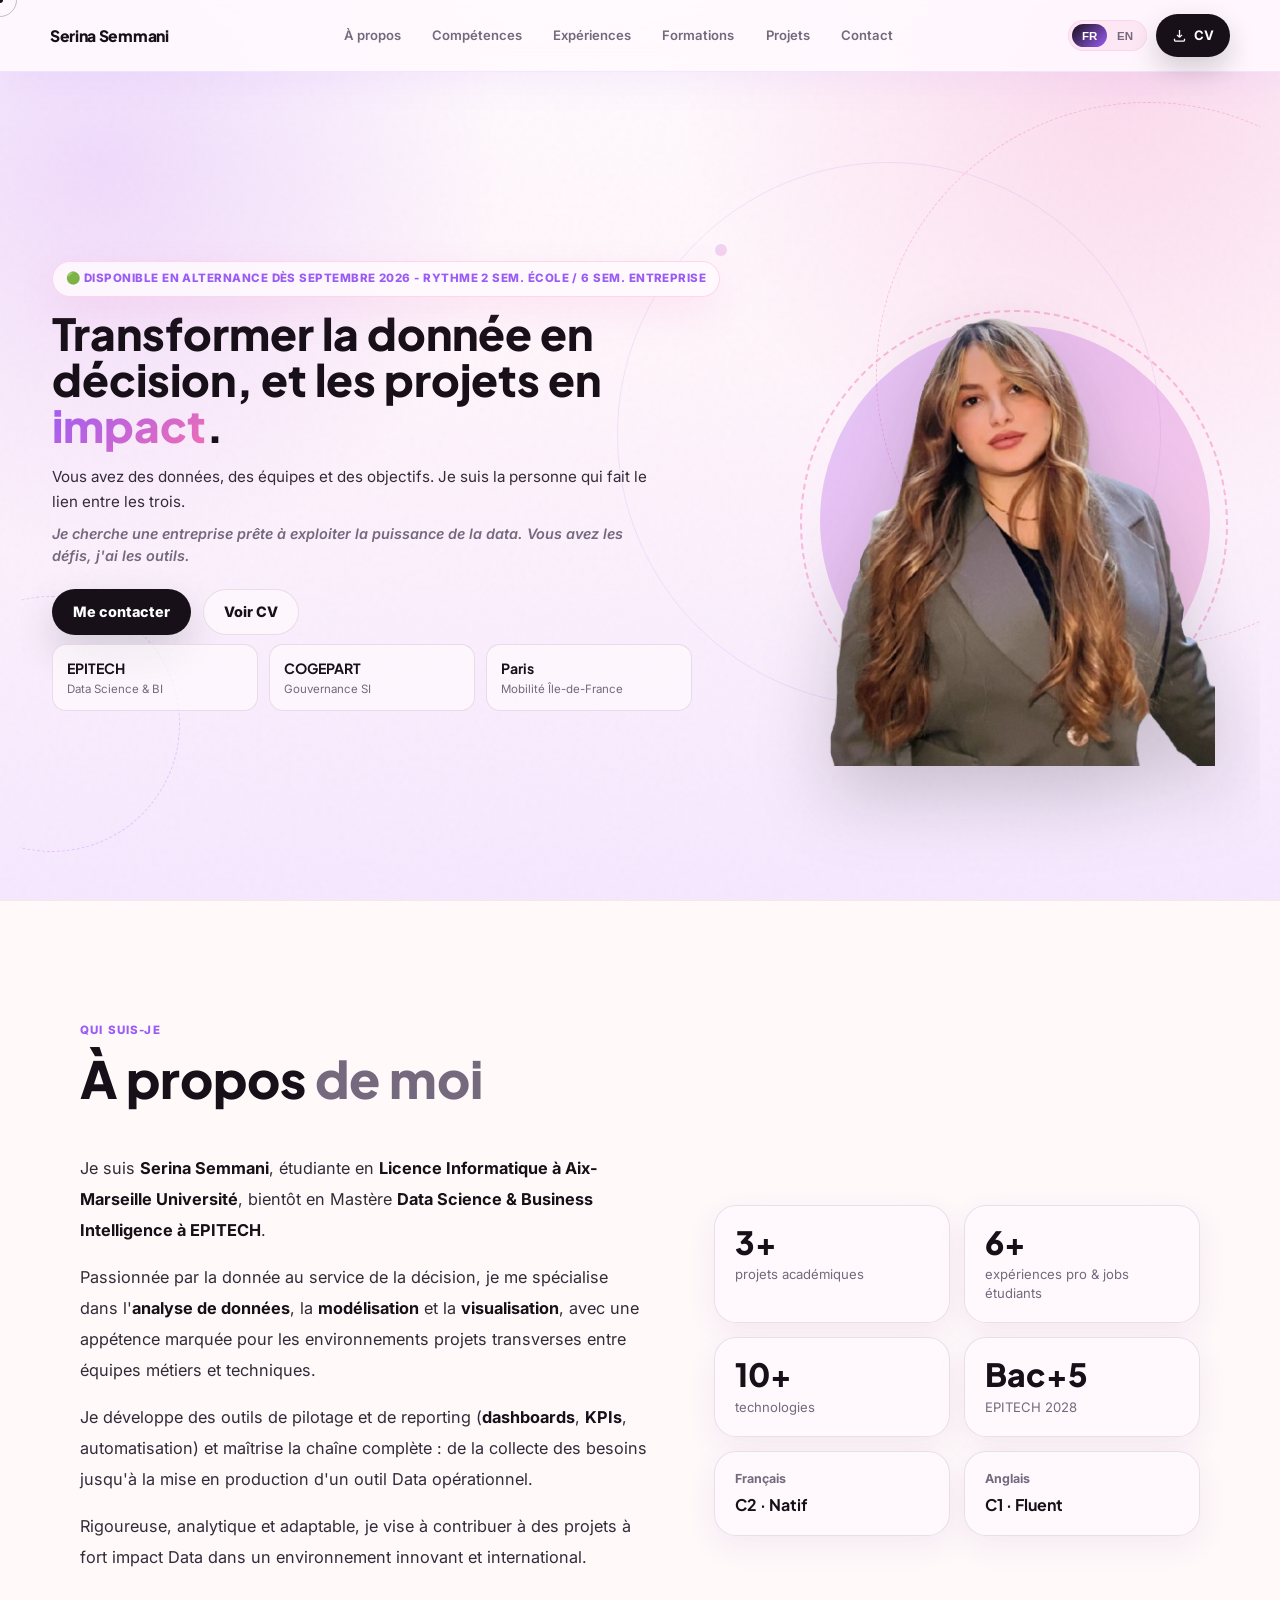
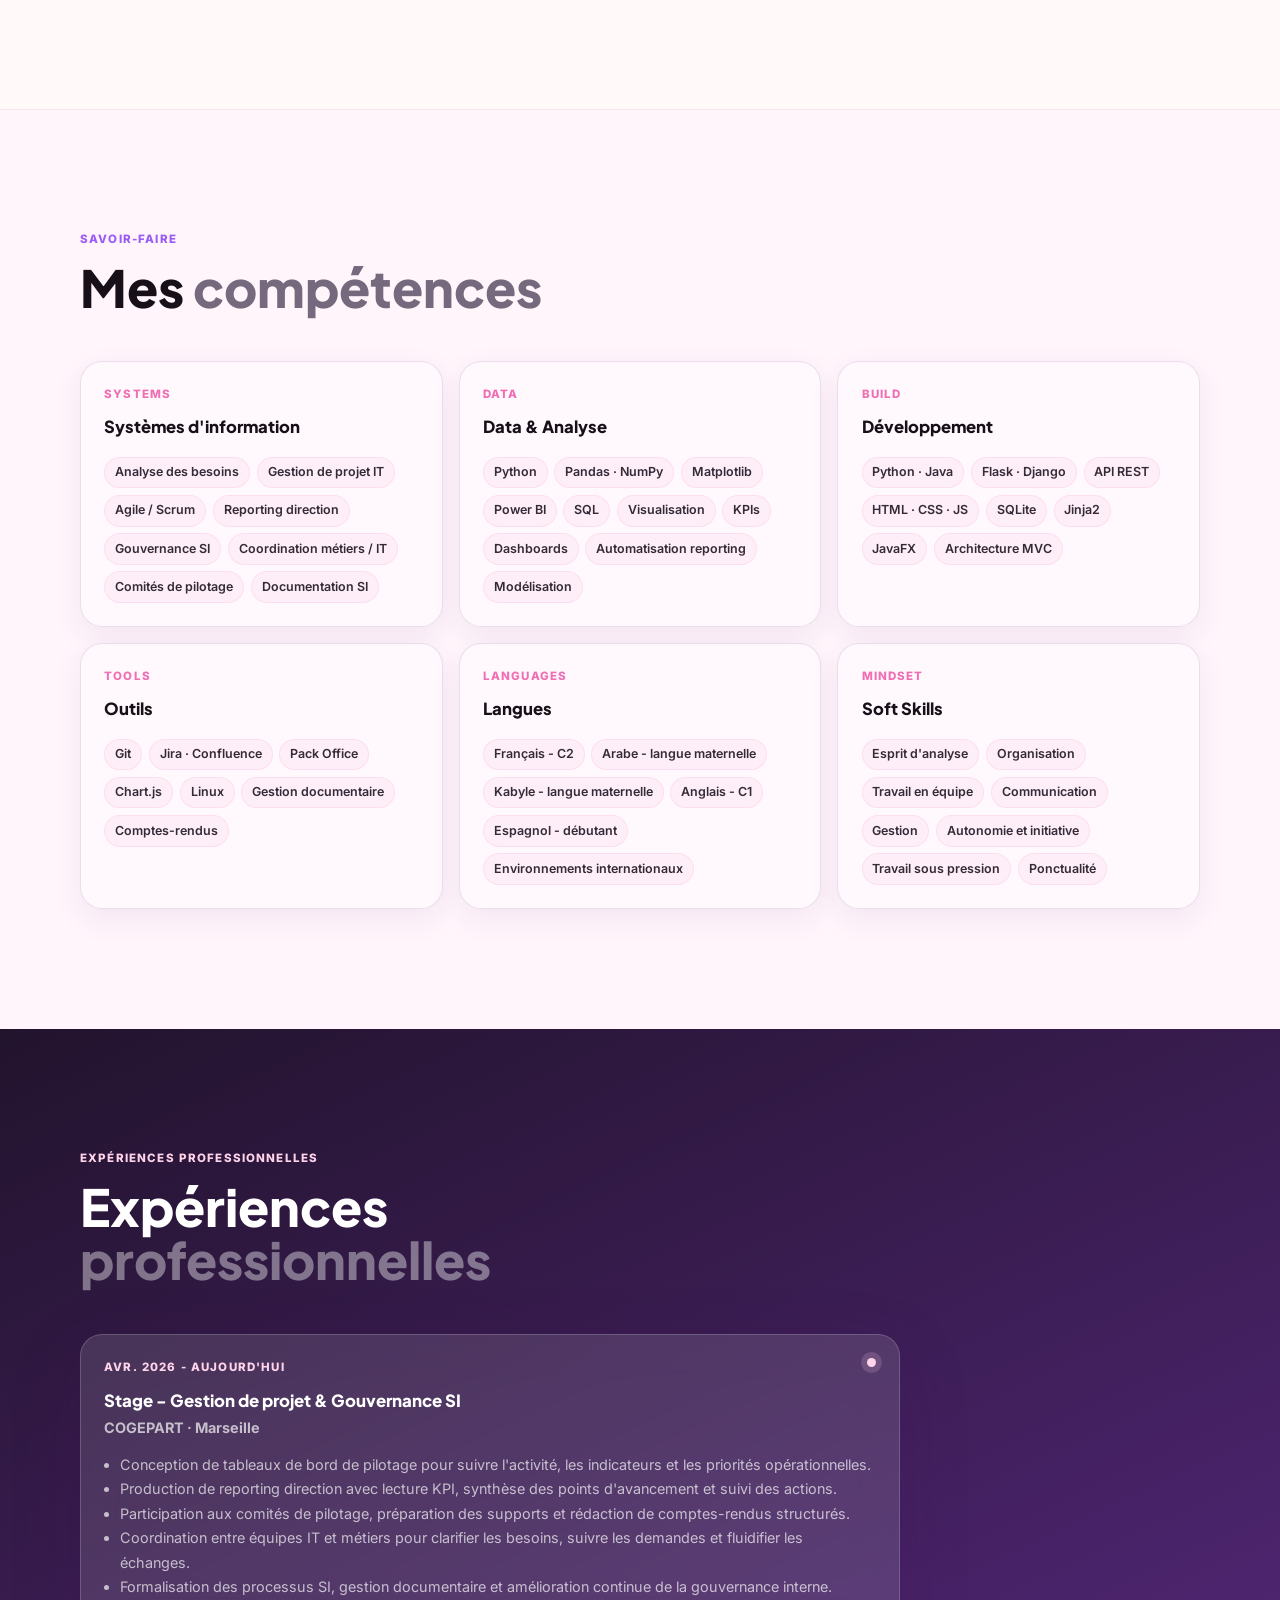
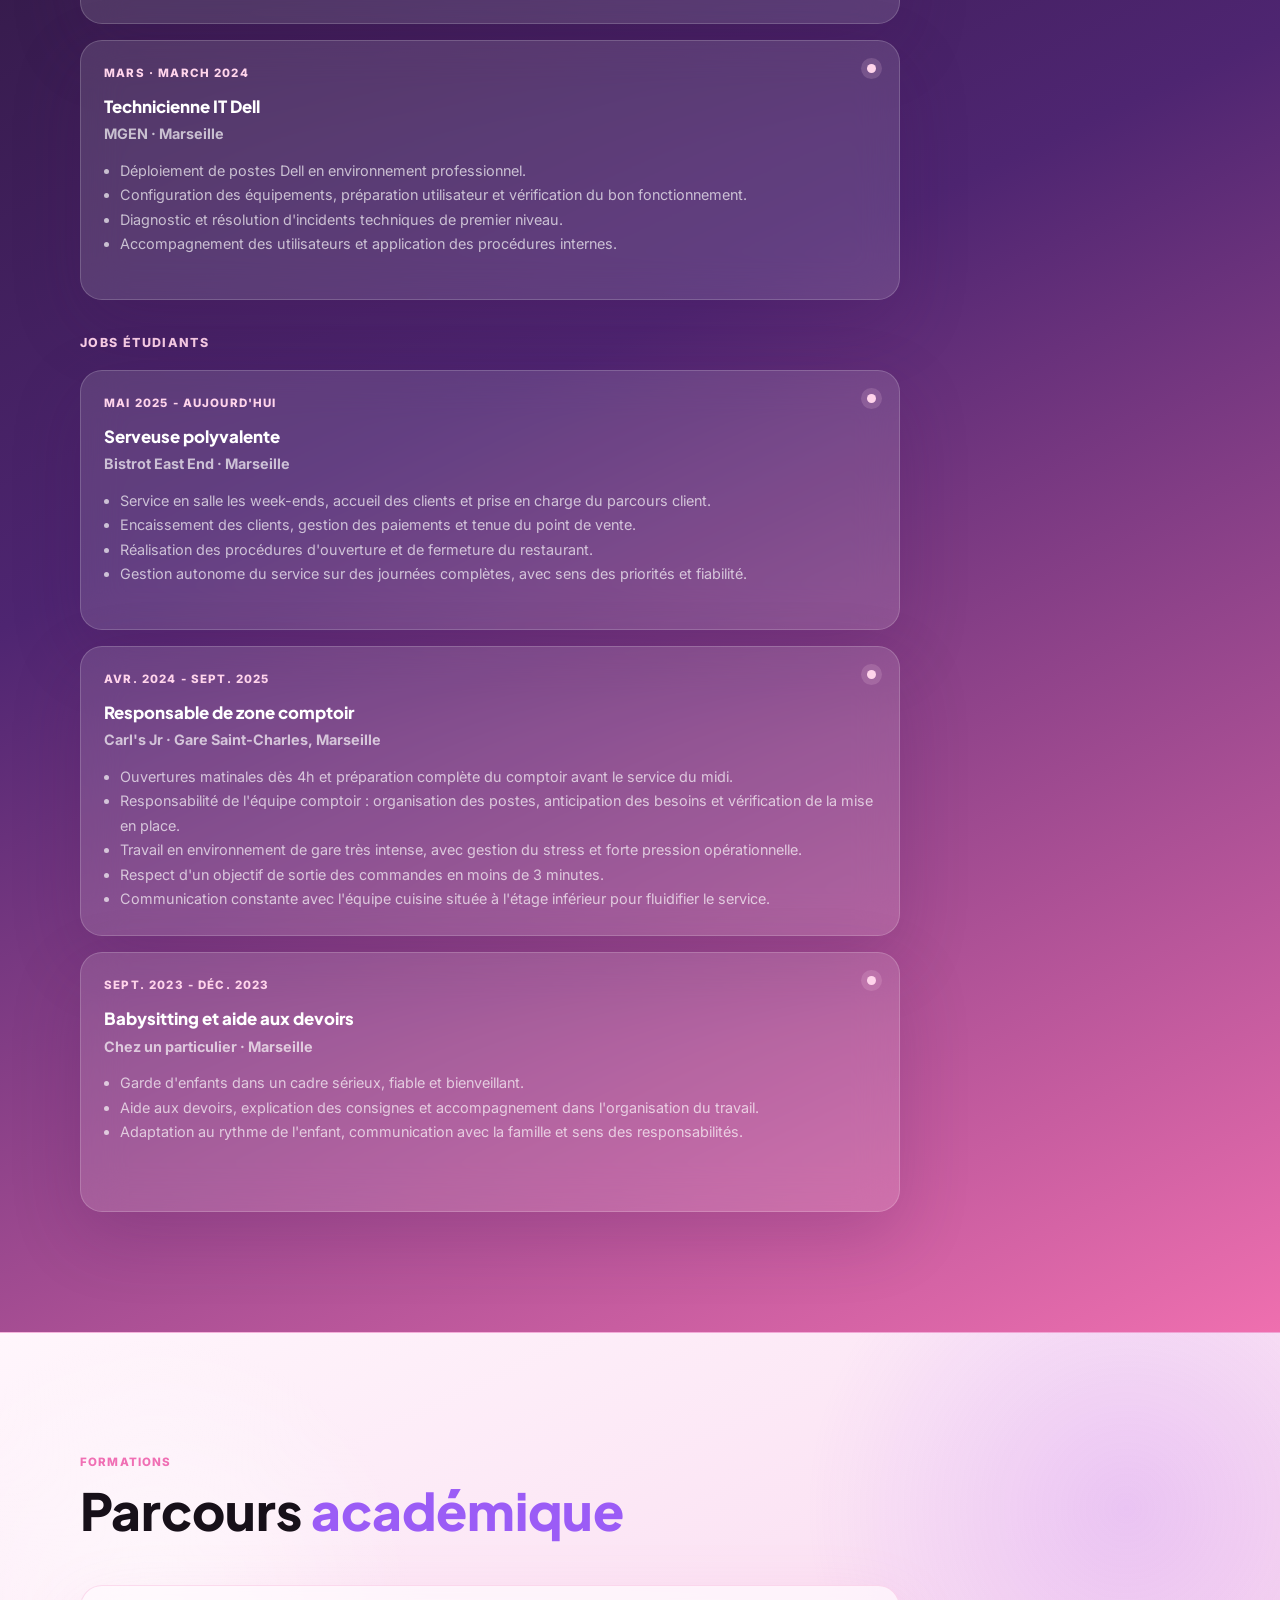
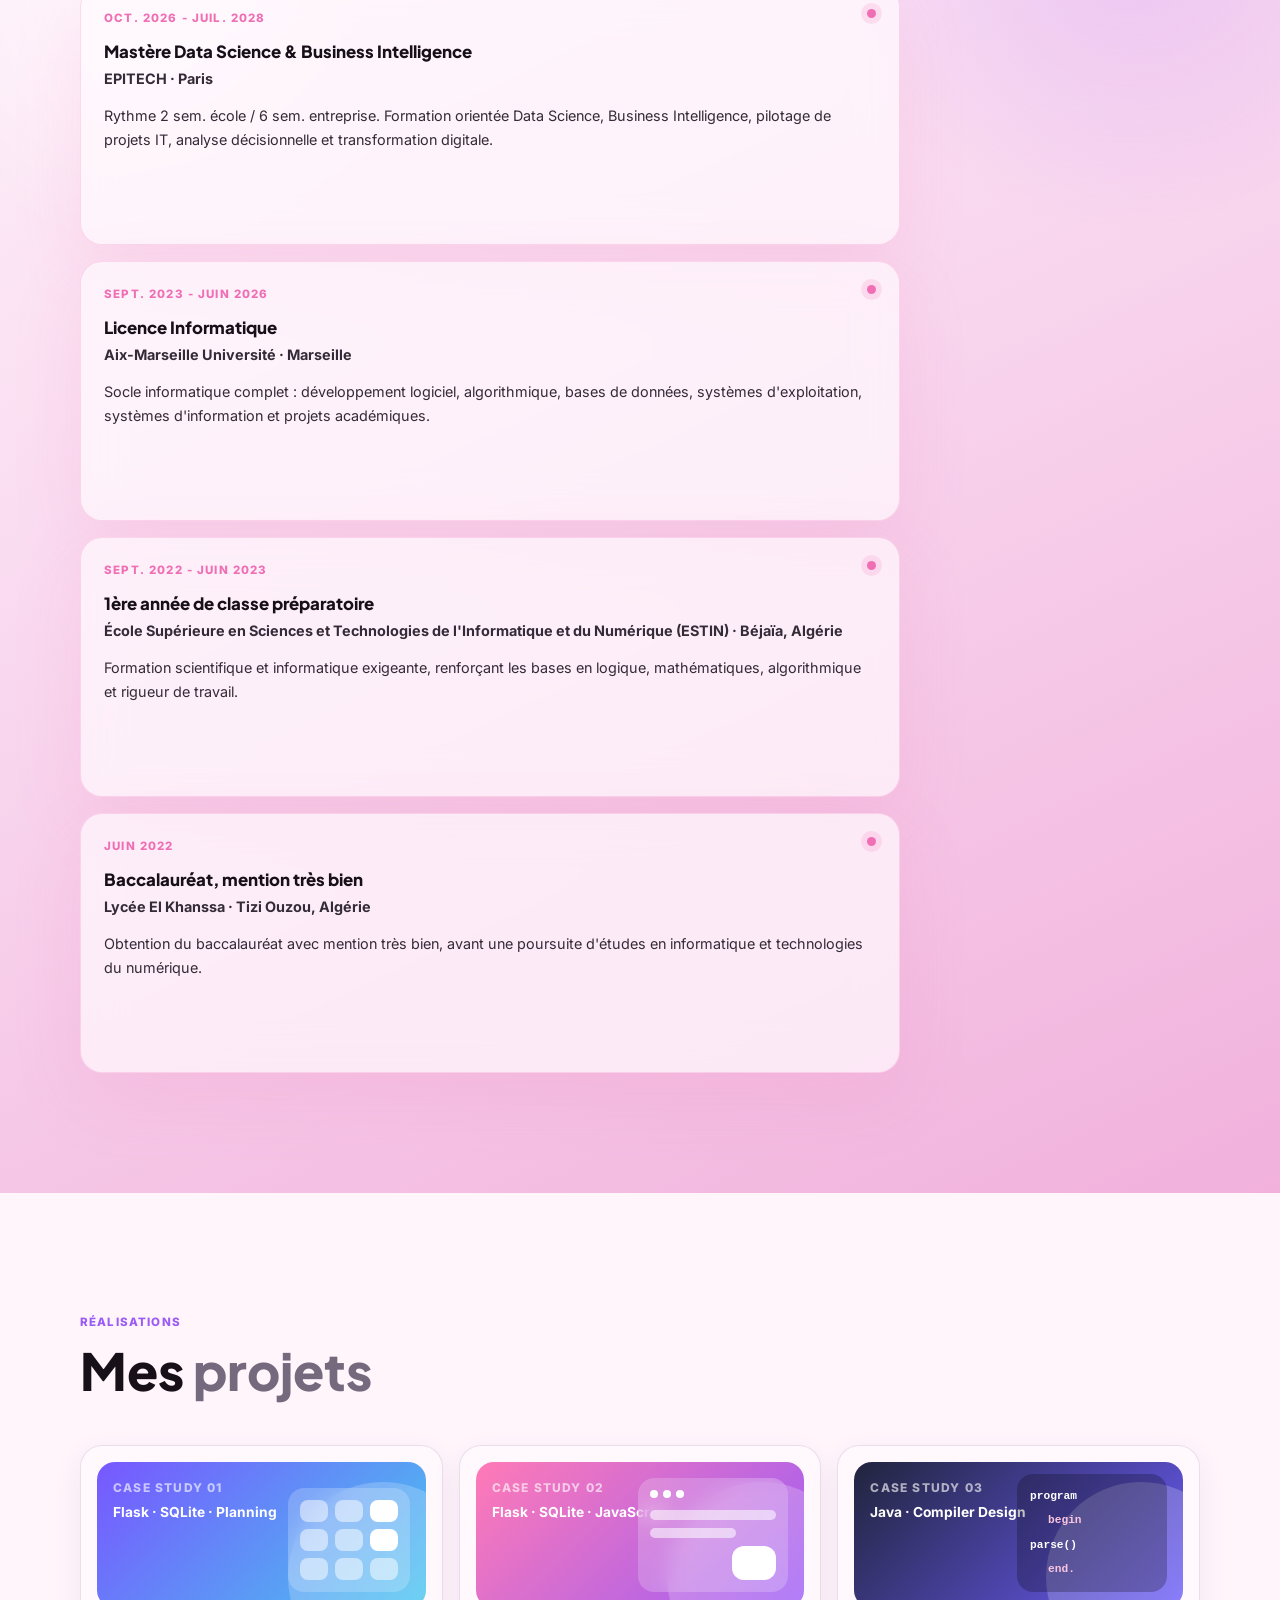
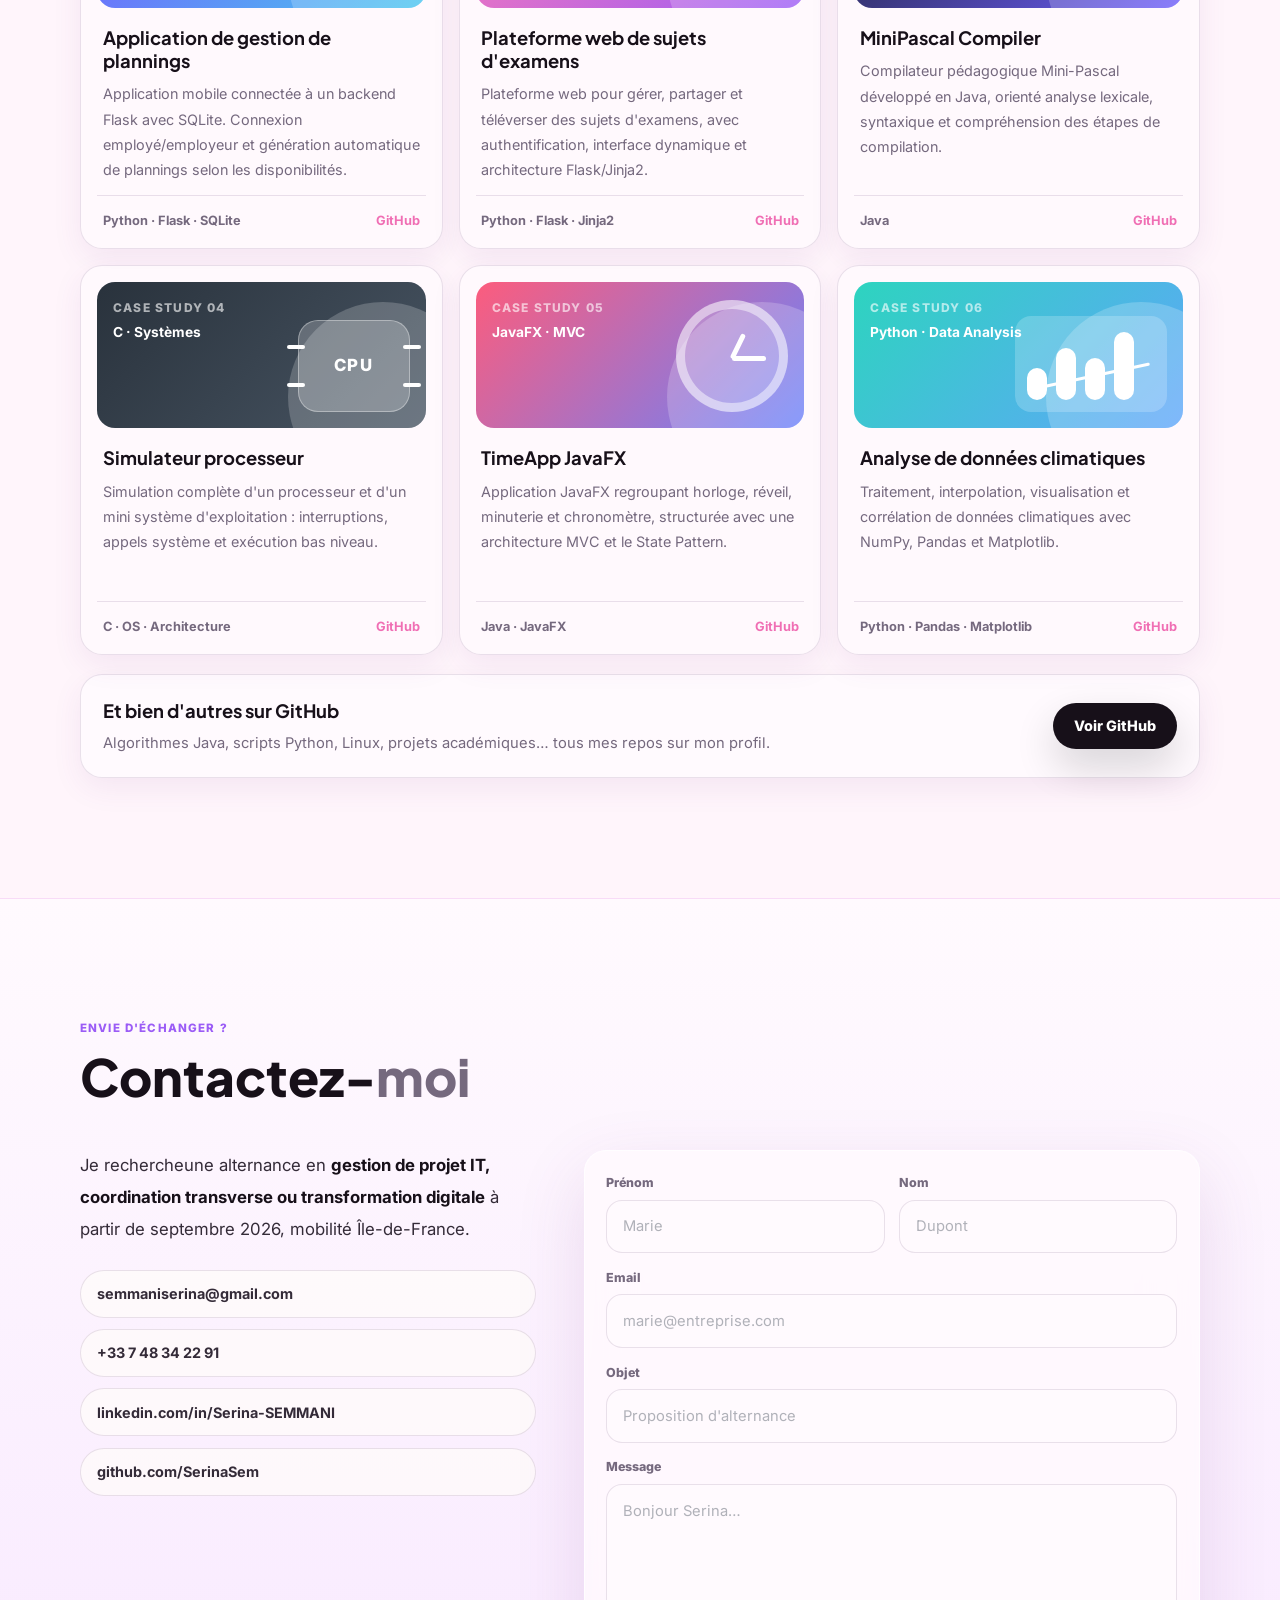
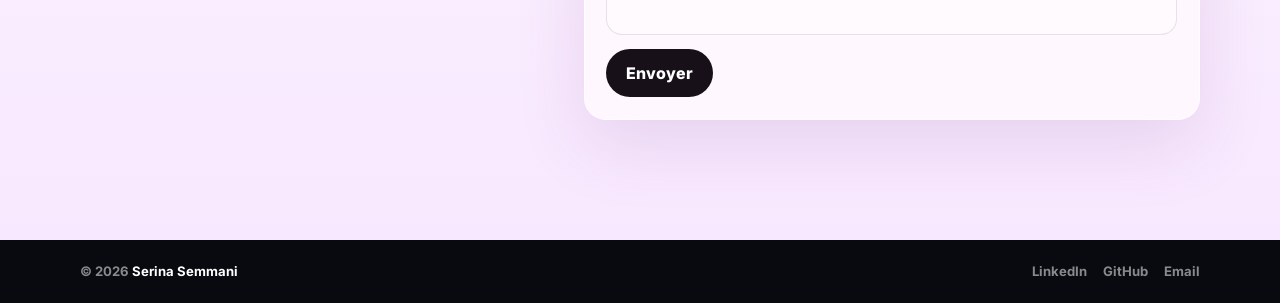
<file: index.html>
<!DOCTYPE html>
<html lang="fr">
<head>
<meta charset="UTF-8"/>
<meta name="viewport" content="width=device-width, initial-scale=1.0"/>
<meta name="description" content="Portfolio de Serina Semmani, future cheffe de projet IT orientée Data Science, BI, PMO et transformation digitale."/>
<title>Serina Semmani - Portfolio</title>
<link rel="preconnect" href="https://fonts.googleapis.com"/>
<link rel="preconnect" href="https://fonts.gstatic.com" crossorigin/>
<link href="https://fonts.googleapis.com/css2?family=Inter:wght@400;500;600;700;800&family=Plus+Jakarta+Sans:wght@500;600;700;800&display=swap" rel="stylesheet"/>
<link rel="stylesheet" href="Home.css"/>
</head>
<body>

<div class="noise" aria-hidden="true"></div>
<div class="cursor-dot" id="cur" aria-hidden="true"></div>
<div class="cursor-ring" id="curR" aria-hidden="true"></div>

<nav class="site-nav" aria-label="Navigation principale">
  <a href="#hero" class="nav-logo" aria-label="Retour à l'accueil">Serina Semmani</a>

  <ul class="nav-center">
    <li><a href="#about" data-fr>À propos</a><a href="#about" data-en>About</a></li>
    <li><a href="#skills" data-fr>Compétences</a><a href="#skills" data-en>Skills</a></li>
    <li><a href="#experience" data-fr>Expériences</a><a href="#experience" data-en>Experience</a></li>
    <li><a href="#education" data-fr>Formations</a><a href="#education" data-en>Education</a></li>
    <li><a href="#projects" data-fr>Projets</a><a href="#projects" data-en>Projects</a></li>
    <li><a href="#contact-sec">Contact</a></li>
  </ul>

  <div class="nav-right">
    <div class="lang-toggle" aria-label="Choisir la langue">
      <button class="lang-btn active" id="btn-fr" type="button" onclick="setLang('fr')">FR</button>
      <button class="lang-btn" id="btn-en" type="button" onclick="setLang('en')">EN</button>
    </div>
    <a href="CV.pdf" class="nav-cv" download>
      <svg viewBox="0 0 24 24" fill="none" stroke="currentColor" stroke-width="2.1" aria-hidden="true"><path d="M12 15V3m0 12-4-4m4 4 4-4"/><path d="M4 17v2a2 2 0 0 0 2 2h12a2 2 0 0 0 2-2v-2"/></svg>
      <span data-fr>CV</span><span data-en>Resume</span>
    </a>
  </div>
</nav>

<main>
  <section id="hero" class="hero-section">
    <div class="hero-orbit" aria-hidden="true"></div>

    <div class="hero-copy">
      <div class="eyebrow-pill">
        <span data-fr><span class="status-dot">🟢</span> Disponible en alternance dès septembre 2026 - Rythme 2 sem. école / 6 sem. entreprise</span>
        <span data-en><span class="status-dot">🟢</span> Available for work-study from September 2026 - 2 wks school / 6 wks company</span>
      </div>

      <h1>
        <span data-fr>Transformer la donnée en décision, et les projets en <span class="accent-word">impact</span>.</span>
        <span data-en>Turning data into decisions, and projects into <span class="accent-word">impact</span>.</span>
      </h1>

      <p class="hero-sub">
        <span data-fr>Vous avez des données, des équipes et des objectifs. Je suis la personne qui fait le lien entre les trois.</span>
        <span data-en>You have data, teams and goals. I am the person who connects all three.</span>
      </p>

      <p class="hero-pitch">
        <span data-fr>Je cherche une entreprise prête à exploiter la puissance de la data. Vous avez les défis, j'ai les outils.</span>
        <span data-en>I am looking for a company ready to harness the power of data. You have the challenges, I have the tools.</span>
      </p>

      <div class="hero-ctas">
        <a href="#contact-sec" class="btn btn-primary">
          <span data-fr>Me contacter</span><span data-en>Get in touch</span>
        </a>
        <a href="CV.pdf" class="btn btn-secondary" target="_blank" rel="noreferrer">
          <span data-fr>Voir CV</span><span data-en>View resume</span>
        </a>
      </div>

      <div class="hero-proof">
        <div><strong>EPITECH</strong><span>Data Science & BI</span></div>
        <div><strong>COGEPART</strong><span data-fr>Gouvernance SI</span><span data-en>IT Governance</span></div>
        <div><strong>Paris</strong><span data-fr>Mobilité Île-de-France</span><span data-en>Île-de-France area</span></div>
      </div>
    </div>

    <div class="hero-visual" aria-label="Carte de profil de Serina Semmani">
      <div class="photo-hero">
        <img src="Photo.png" alt="Portrait professionnel de Serina Semmani"/>
      </div>
    </div>
  </section>

  <section class="section section-soft" id="about">
    <div class="section-wrap">
      <div class="section-head reveal">
        <div class="ey" data-fr>Qui suis-je</div><div class="ey" data-en>Who am I</div>
        <h2 data-fr>À propos <em>de moi</em></h2><h2 data-en>About <em>me</em></h2>
      </div>
      <div class="about-grid reveal">
        <div class="about-text">
          <p data-fr>Je suis <strong>Serina Semmani</strong>, étudiante en <strong>Licence Informatique à Aix-Marseille Université</strong>, bientôt en Mastère <strong>Data Science & Business Intelligence à EPITECH</strong>.</p>
          <p data-en>I am <strong>Serina Semmani</strong>, a Computer Science student at <strong>Aix-Marseille University</strong>, soon to pursue an MSc in <strong>Data Science & Business Intelligence at EPITECH</strong>.</p>
          <p data-fr>Passionnée par la donnée au service de la décision, je me spécialise dans l'<strong>analyse de données</strong>, la <strong>modélisation</strong> et la <strong>visualisation</strong>, avec une appétence marquée pour les environnements projets transverses entre équipes métiers et techniques.</p>
          <p data-en>Drawn to <strong>international and innovative environments</strong>, I specialize in <strong>IT project management</strong>, <strong>digital transformation</strong>, and <strong>cross-functional coordination</strong> between business and technical teams.</p>
          <p data-fr>Je développe des outils de pilotage et de reporting (<strong>dashboards</strong>, <strong>KPIs</strong>, automatisation) et maîtrise la chaîne complète : de la collecte des besoins jusqu'à la mise en production d'un outil Data opérationnel.</p>
          <p data-en>I bring <strong>analytical rigor</strong>, strong organizational skills, and adaptability to drive process optimization and manage high-impact projects.</p>
          <p data-fr>Rigoureuse, analytique et adaptable, je vise à contribuer à des projets à fort impact Data dans un environnement innovant et international.</p>
        </div>
        <div class="metrics-grid">
          <div class="metric-card"><div class="metric-number">3+</div><div class="metric-label" data-fr>projets académiques</div><div class="metric-label" data-en>academic projects</div></div>
          <div class="metric-card"><div class="metric-number">6+</div><div class="metric-label" data-fr>expériences pro & jobs étudiants</div><div class="metric-label" data-en>professional and student jobs</div></div>
          <div class="metric-card"><div class="metric-number">10+</div><div class="metric-label" data-fr>technologies</div><div class="metric-label" data-en>technologies</div></div>
          <div class="metric-card"><div class="metric-number">Bac+5</div><div class="metric-label">EPITECH 2028</div></div>
          <div class="language-card"><span>Français</span><strong>C2 · Natif</strong></div>
          <div class="language-card"><span>Anglais</span><strong>C1 · Fluent</strong></div>
        </div>
      </div>
    </div>
  </section>

  <section class="section" id="skills">
    <div class="section-wrap">
      <div class="section-head reveal">
        <div class="ey" data-fr>Savoir-faire</div><div class="ey" data-en>Expertise</div>
        <h2 data-fr>Mes <em>compétences</em></h2><h2 data-en>My <em>skills</em></h2>
      </div>
      <div class="skills-grid reveal">
        <article class="skill-card">
          <div class="skill-kicker">Systems</div>
          <h3 data-fr>Systèmes d'information</h3><h3 data-en>Information Systems</h3>
          <div class="tags">
            <span data-fr>Analyse des besoins</span><span data-en>Business analysis</span><span data-fr>Gestion de projet IT</span><span data-en>IT project management</span><span>Agile / Scrum</span><span>Reporting direction</span><span data-fr>Gouvernance SI</span><span data-en>IT Governance</span><span data-fr>Coordination métiers / IT</span><span data-en>Business / IT coordination</span><span data-fr>Comités de pilotage</span><span data-en>Steering committees</span><span data-fr>Documentation SI</span><span data-en>IT documentation</span>
          </div>
        </article>
        <article class="skill-card">
          <div class="skill-kicker">Data</div>
          <h3 data-fr>Data & Analyse</h3><h3 data-en>Data & Analysis</h3>
          <div class="tags"><span>Python</span><span>Pandas · NumPy</span><span>Matplotlib</span><span>Power BI</span><span>SQL</span><span data-fr>Visualisation</span><span data-en>Visualization</span><span data-fr>KPIs</span><span>Dashboards</span><span data-fr>Automatisation reporting</span><span data-en>Reporting automation</span><span data-fr>Modélisation</span><span data-en>Modeling</span></div>
        </article>
        <article class="skill-card">
          <div class="skill-kicker">Build</div>
          <h3 data-fr>Développement</h3><h3 data-en>Development</h3>
          <div class="tags"><span>Python · Java</span><span>Flask · Django</span><span>API REST</span><span>HTML · CSS · JS</span><span>SQLite</span><span>Jinja2</span><span>JavaFX</span><span data-fr>Architecture MVC</span><span data-en>MVC architecture</span></div>
        </article>
        <article class="skill-card">
          <div class="skill-kicker">Tools</div>
          <h3 data-fr>Outils</h3><h3 data-en>Tools</h3>
          <div class="tags"><span>Git</span><span>Jira · Confluence</span><span>Pack Office</span><span>Chart.js</span><span>Linux</span><span data-fr>Gestion documentaire</span><span data-en>Document management</span><span data-fr>Comptes-rendus</span><span data-en>Meeting minutes</span></div>
        </article>
        <article class="skill-card">
          <div class="skill-kicker">Languages</div>
          <h3 data-fr>Langues</h3><h3 data-en>Languages</h3>
          <div class="tags"><span data-fr>Français - C2</span><span data-en>French - C2</span><span data-fr>Arabe - langue maternelle</span><span data-en>Arabic - native</span><span data-fr>Kabyle - langue maternelle</span><span data-en>Kabyle - native</span><span data-fr>Anglais - C1</span><span data-en>English - C1</span><span data-fr>Espagnol - débutant</span><span data-en>Spanish - beginner</span><span data-fr>Environnements internationaux</span><span data-en>International environments</span></div>
        </article>
        <article class="skill-card">
          <div class="skill-kicker">Mindset</div>
          <h3>Soft Skills</h3>
          <div class="tags"><span data-fr>Esprit d'analyse</span><span data-en>Analytical mindset</span><span data-fr>Organisation</span><span data-en>Organization</span><span data-fr>Travail en équipe</span><span data-en>Teamwork</span><span>Communication</span><span data-fr>Gestion</span><span data-en>Management</span><span data-fr>Autonomie et initiative</span><span data-en>Autonomy and initiative</span><span data-fr>Travail sous pression</span><span data-en>Working under pressure</span><span data-fr>Ponctualité</span><span data-en>Punctuality</span></div>
        </article>
      </div>
    </div>
  </section>

  <section class="section section-ink" id="experience">
    <div class="section-wrap">
      <div class="section-head reveal">
        <div class="ey" data-fr>Expériences professionnelles</div><div class="ey" data-en>Professional experience</div>
        <h2 data-fr>Expériences <em>professionnelles</em></h2><h2 data-en>Professional <em>experience</em></h2>
      </div>
      <div class="timeline reveal">
        <div class="timeline-group">
          <div class="timeline-grid timeline-grid-stacked">
            <article class="timeline-card">
              <div class="timeline-date" data-fr>Avr. 2026 - Aujourd'hui</div><div class="timeline-date" data-en>Apr. 2026 - Present</div>
              <h3 data-fr>Stage - Gestion de projet & Gouvernance SI</h3><h3 data-en>Internship - Project Management & IT Governance</h3>
              <p class="timeline-place">COGEPART · Marseille</p>
              <ul data-fr><li>Conception de tableaux de bord de pilotage pour suivre l'activité, les indicateurs et les priorités opérationnelles.</li><li>Production de reporting direction avec lecture KPI, synthèse des points d'avancement et suivi des actions.</li><li>Participation aux comités de pilotage, préparation des supports et rédaction de comptes-rendus structurés.</li><li>Coordination entre équipes IT et métiers pour clarifier les besoins, suivre les demandes et fluidifier les échanges.</li><li>Formalisation des processus SI, gestion documentaire et amélioration continue de la gouvernance interne.</li></ul>
              <ul data-en><li>Design of steering dashboards to monitor activity, indicators and operational priorities.</li><li>Management reporting with KPI reading, progress summaries and action follow-up.</li><li>Participation in steering committees, preparation of materials and structured meeting minutes.</li><li>Coordination between IT and business teams to clarify needs, track requests and improve communication.</li><li>Formalization of IT processes, documentation management and continuous improvement of internal governance.</li></ul>
            </article>
            <article class="timeline-card">
              <div class="timeline-date">Mars · March 2024</div>
              <h3 data-fr>Technicienne IT Dell</h3><h3 data-en>Dell IT Technician</h3>
              <p class="timeline-place">MGEN · Marseille</p>
              <ul data-fr><li>Déploiement de postes Dell en environnement professionnel.</li><li>Configuration des équipements, préparation utilisateur et vérification du bon fonctionnement.</li><li>Diagnostic et résolution d'incidents techniques de premier niveau.</li><li>Accompagnement des utilisateurs et application des procédures internes.</li></ul>
              <ul data-en><li>Deployment of Dell workstations in a professional environment.</li><li>Equipment configuration, user setup and operational checks.</li><li>Diagnosis and resolution of first-level technical incidents.</li><li>User support and application of internal procedures.</li></ul>
            </article>
          </div>
        </div>

        <div class="timeline-group">
          <div class="timeline-group-title" data-fr>Jobs étudiants</div>
          <div class="timeline-group-title" data-en>Student jobs</div>
          <div class="timeline-grid timeline-grid-stacked">
            <article class="timeline-card">
              <div class="timeline-date" data-fr>Mai 2025 - Aujourd'hui</div><div class="timeline-date" data-en>May 2025 - Present</div>
              <h3 data-fr>Serveuse polyvalente</h3><h3 data-en>Versatile waitress</h3>
              <p class="timeline-place">Bistrot East End · Marseille</p>
              <ul data-fr><li>Service en salle les week-ends, accueil des clients et prise en charge du parcours client.</li><li>Encaissement des clients, gestion des paiements et tenue du point de vente.</li><li>Réalisation des procédures d'ouverture et de fermeture du restaurant.</li><li>Gestion autonome du service sur des journées complètes, avec sens des priorités et fiabilité.</li></ul>
              <ul data-en><li>Weekend table service, customer greeting and customer journey support.</li><li>Customer checkout, payment handling and point-of-sale management.</li><li>Opening and closing procedures for the restaurant.</li><li>Autonomous management of full service days, with prioritization and reliability.</li></ul>
            </article>
            <article class="timeline-card">
              <div class="timeline-date" data-fr>Avr. 2024 - Sept. 2025</div><div class="timeline-date" data-en>Apr. 2024 - Sept. 2025</div>
              <h3 data-fr>Responsable de zone comptoir</h3><h3 data-en>Counter area manager</h3>
              <p class="timeline-place">Carl's Jr · Gare Saint-Charles, Marseille</p>
              <ul data-fr><li>Ouvertures matinales dès 4h et préparation complète du comptoir avant le service du midi.</li><li>Responsabilité de l'équipe comptoir : organisation des postes, anticipation des besoins et vérification de la mise en place.</li><li>Travail en environnement de gare très intense, avec gestion du stress et forte pression opérationnelle.</li><li>Respect d'un objectif de sortie des commandes en moins de 3 minutes.</li><li>Communication constante avec l'équipe cuisine située à l'étage inférieur pour fluidifier le service.</li></ul>
              <ul data-en><li>Early morning openings from 4 a.m. and full counter preparation before lunch service.</li><li>Counter team responsibility: workstation organization, needs anticipation and setup checks.</li><li>Work in a very intense train station environment, with stress management and strong operational pressure.</li><li>Compliance with a target of serving orders in under 3 minutes.</li><li>Constant communication with the kitchen team located downstairs to keep service smooth.</li></ul>
            </article>
            <article class="timeline-card">
              <div class="timeline-date" data-fr>Sept. 2023 - Déc. 2023</div><div class="timeline-date" data-en>Sept. 2023 - Dec. 2023</div>
              <h3 data-fr>Babysitting et aide aux devoirs</h3><h3 data-en>Babysitting and homework support</h3>
              <p class="timeline-place" data-fr>Chez un particulier · Marseille</p>
              <p class="timeline-place" data-en>Private household · Marseille</p>
              <ul data-fr><li>Garde d'enfants dans un cadre sérieux, fiable et bienveillant.</li><li>Aide aux devoirs, explication des consignes et accompagnement dans l'organisation du travail.</li><li>Adaptation au rythme de l'enfant, communication avec la famille et sens des responsabilités.</li></ul>
              <ul data-en><li>Childcare in a serious, reliable and caring environment.</li><li>Homework support, explanation of instructions and help with work organization.</li><li>Adaptation to the child's rhythm, communication with the family and sense of responsibility.</li></ul>
            </article>
          </div>
        </div>
      </div>
    </div>
  </section>

  <section class="section section-ink section-education" id="education">
    <div class="section-wrap">
      <div class="section-head reveal">
        <div class="ey" data-fr>Formations</div><div class="ey" data-en>Education</div>
        <h2 data-fr>Parcours <em>académique</em></h2><h2 data-en>Academic <em>background</em></h2>
      </div>
      <div class="timeline reveal">
        <div class="timeline-group">
          <div class="timeline-grid timeline-grid-stacked">
            <article class="timeline-card">
              <div class="timeline-date" data-fr>Oct. 2026 - Juil. 2028</div><div class="timeline-date" data-en>Oct. 2026 - Jul. 2028</div>
              <h3 data-fr>Mastère Data Science & Business Intelligence</h3><h3 data-en>MSc Data Science & Business Intelligence</h3>
              <p class="timeline-place">EPITECH · Paris</p>
              <p data-fr>Rythme 2 sem. école / 6 sem. entreprise. Formation orientée Data Science, Business Intelligence, pilotage de projets IT, analyse décisionnelle et transformation digitale.</p>
              <p data-en>2 wks school / 6 wks company. Program focused on Data Science, Business Intelligence, IT project management, decision analytics and digital transformation.</p>
            </article>
            <article class="timeline-card">
              <div class="timeline-date" data-fr>Sept. 2023 - Juin 2026</div><div class="timeline-date" data-en>Sept. 2023 - Jun. 2026</div>
              <h3 data-fr>Licence Informatique</h3><h3 data-en>BSc Computer Science</h3>
              <p class="timeline-place">Aix-Marseille Université · Marseille</p>
              <p data-fr>Socle informatique complet : développement logiciel, algorithmique, bases de données, systèmes d'exploitation, systèmes d'information et projets académiques.</p>
              <p data-en>Complete computer science foundation: software development, algorithms, databases, operating systems, information systems and academic projects.</p>
            </article>
            <article class="timeline-card">
              <div class="timeline-date">Sept. 2022 - Juin 2023</div>
              <h3 data-fr>1ère année de classe préparatoire</h3><h3 data-en>First year of preparatory studies</h3>
              <p class="timeline-place" data-fr>École Supérieure en Sciences et Technologies de l'Informatique et du Numérique (ESTIN) · Béjaïa, Algérie</p>
              <p class="timeline-place" data-en>Higher School of Computer Science and Digital Technologies (ESTIN) · Bejaia, Algeria</p>
              <p data-fr>Formation scientifique et informatique exigeante, renforçant les bases en logique, mathématiques, algorithmique et rigueur de travail.</p>
              <p data-en>Demanding scientific and computer science training, strengthening foundations in logic, mathematics, algorithms and work discipline.</p>
            </article>
            <article class="timeline-card">
              <div class="timeline-date">Juin 2022</div>
              <h3 data-fr>Baccalauréat, mention très bien</h3><h3 data-en>High school diploma, highest honors</h3>
              <p class="timeline-place" data-fr>Lycée El Khanssa · Tizi Ouzou, Algérie</p>
              <p class="timeline-place" data-en>Lycée El Khanssa · Tizi Ouzou, Algeria</p>
              <p data-fr>Obtention du baccalauréat avec mention très bien, avant une poursuite d'études en informatique et technologies du numérique.</p>
              <p data-en>Graduated with highest honors before pursuing studies in computer science and digital technologies.</p>
            </article>
          </div>
        </div>
      </div>
    </div>
  </section>

  <section class="section" id="projects">
    <div class="section-wrap">
      <div class="section-head reveal">
        <div class="ey" data-fr>Réalisations</div><div class="ey" data-en>Work</div>
        <h2 data-fr>Mes <em>projets</em></h2><h2 data-en>My <em>projects</em></h2>
      </div>
      <div class="projects-grid reveal">
        <a href="https://github.com/SerinaSem/Application-de-gestion-de-plannings" target="_blank" rel="noreferrer" class="project-card">
          <div class="project-top project-visual visual-planning">
            <div class="project-meta"><span>Case study 01</span><strong>Flask · SQLite · Planning</strong></div>
            <div class="visual-calendar" aria-hidden="true">
              <div></div><div></div><div class="active"></div><div></div><div></div><div class="active"></div><div></div><div></div><div></div>
            </div>
          </div>
          <div class="project-body">
            <h3 data-fr>Application de gestion de plannings</h3><h3 data-en>Scheduling Management Application</h3>
            <p data-fr>Application mobile connectée à un backend Flask avec SQLite. Connexion employé/employeur et génération automatique de plannings selon les disponibilités.</p>
            <p data-en>Mobile app connected to a Flask backend with SQLite. Employee/employer login and automatic schedule generation based on availability constraints.</p>
          </div>
          <div class="project-footer"><span>Python · Flask · SQLite</span><span>GitHub</span></div>
        </a>
        <a href="https://github.com/SerinaSem/Plateforme-web-de-gestion-et-partage-de-sujets-d-examens" target="_blank" rel="noreferrer" class="project-card">
          <div class="project-top project-visual visual-platform">
            <div class="project-meta"><span>Case study 02</span><strong>Flask · SQLite · JavaScript</strong></div>
            <div class="visual-browser" aria-hidden="true">
              <div class="browser-bar"><i></i><i></i><i></i></div>
              <div class="browser-row"></div><div class="browser-row short"></div><div class="browser-upload"></div>
            </div>
          </div>
          <div class="project-body">
            <h3 data-fr>Plateforme web de sujets d'examens</h3><h3 data-en>Exam Subject Sharing Platform</h3>
            <p data-fr>Plateforme web pour gérer, partager et téléverser des sujets d'examens, avec authentification, interface dynamique et architecture Flask/Jinja2.</p>
            <p data-en>Web platform to manage, share and upload exam subjects, with authentication, a dynamic interface and a Flask/Jinja2 architecture.</p>
          </div>
          <div class="project-footer"><span>Python · Flask · Jinja2</span><span>GitHub</span></div>
        </a>
        <a href="https://github.com/SerinaSem/MiniPascal-Compiler-Java" target="_blank" rel="noreferrer" class="project-card">
          <div class="project-top project-visual visual-compiler">
            <div class="project-meta"><span>Case study 03</span><strong>Java · Compiler Design</strong></div>
            <div class="visual-code" aria-hidden="true">
              <span>program</span><span>begin</span><span>parse()</span><span>end.</span>
            </div>
          </div>
          <div class="project-body">
            <h3 data-fr>MiniPascal Compiler</h3><h3 data-en>MiniPascal Compiler</h3>
            <p data-fr>Compilateur pédagogique Mini-Pascal développé en Java, orienté analyse lexicale, syntaxique et compréhension des étapes de compilation.</p>
            <p data-en>Educational Mini-Pascal compiler written in Java, focused on lexical analysis, parsing and understanding the compilation pipeline.</p>
          </div>
          <div class="project-footer"><span>Java</span><span>GitHub</span></div>
        </a>
        <a href="https://github.com/SerinaSem/Simulateur-Processeur" target="_blank" rel="noreferrer" class="project-card">
          <div class="project-top project-visual visual-chip">
            <div class="project-meta"><span>Case study 04</span><strong>C · Systèmes</strong></div>
            <div class="visual-processor" aria-hidden="true"><span>CPU</span><i></i><i></i><i></i><i></i></div>
          </div>
          <div class="project-body">
            <h3 data-fr>Simulateur processeur</h3><h3 data-en>Processor Simulator</h3>
            <p data-fr>Simulation complète d'un processeur et d'un mini système d'exploitation : interruptions, appels système et exécution bas niveau.</p>
            <p data-en>Complete simulation of a processor and mini operating system: interrupts, system calls and low-level execution logic.</p>
          </div>
          <div class="project-footer"><span>C · OS · Architecture</span><span>GitHub</span></div>
        </a>
        <a href="https://github.com/SerinaSem/TimeApp-JavaFX" target="_blank" rel="noreferrer" class="project-card">
          <div class="project-top project-visual visual-time">
            <div class="project-meta"><span>Case study 05</span><strong>JavaFX · MVC</strong></div>
            <div class="visual-clock" aria-hidden="true"><span></span><i></i></div>
          </div>
          <div class="project-body">
            <h3 data-fr>TimeApp JavaFX</h3><h3 data-en>TimeApp JavaFX</h3>
            <p data-fr>Application JavaFX regroupant horloge, réveil, minuterie et chronomètre, structurée avec une architecture MVC et le State Pattern.</p>
            <p data-en>JavaFX application bringing together clock, alarm, timer and stopwatch features, structured with MVC architecture and the State Pattern.</p>
          </div>
          <div class="project-footer"><span>Java · JavaFX</span><span>GitHub</span></div>
        </a>
        <a href="https://github.com/SerinaSem/Analyse-de-donn-es-climatiques-Python-" target="_blank" rel="noreferrer" class="project-card">
          <div class="project-top project-visual visual-climate">
            <div class="project-meta"><span>Case study 06</span><strong>Python · Data Analysis</strong></div>
            <div class="visual-chart" aria-hidden="true"><i></i><i></i><i></i><i></i><span></span></div>
          </div>
          <div class="project-body">
            <h3 data-fr>Analyse de données climatiques</h3><h3 data-en>Climate Data Analysis</h3>
            <p data-fr>Traitement, interpolation, visualisation et corrélation de données climatiques avec NumPy, Pandas et Matplotlib.</p>
            <p data-en>Processing, interpolation, visualization and correlation of climate data using NumPy, Pandas and Matplotlib.</p>
          </div>
          <div class="project-footer"><span>Python · Pandas · Matplotlib</span><span>GitHub</span></div>
        </a>
      </div>

      <div class="github-panel reveal">
        <div>
          <h3 data-fr>Et bien d'autres sur GitHub</h3><h3 data-en>And many more on GitHub</h3>
          <p data-fr>Algorithmes Java, scripts Python, Linux, projets académiques… tous mes repos sur mon profil.</p>
          <p data-en>Java algorithms, Python scripts, Linux, academic projects… all my repos on my profile.</p>
        </div>
        <a href="https://github.com/SerinaSem" target="_blank" rel="noreferrer" class="btn btn-primary">
          <span data-fr>Voir GitHub</span><span data-en>View GitHub</span>
        </a>
      </div>
    </div>
  </section>

  <section class="section section-contact" id="contact-sec">
    <div class="section-wrap">
      <div class="section-head reveal">
        <div class="ey" data-fr>Envie d'échanger ?</div><div class="ey" data-en>Let's talk</div>
        <h2 data-fr>Contactez-<em>moi</em></h2><h2 data-en>Get in <em>touch</em></h2>
      </div>
      <div class="contact-grid reveal">
        <div class="contact-copy">
          <p data-fr>Je rechercheune alternance en <strong>gestion de projet IT, coordination transverse ou transformation digitale</strong> à partir de septembre 2026, mobilité Île-de-France.</p>
          <p data-en>I am looking for a work-study contract in <strong>IT project management, cross-functional coordination or digital transformation</strong> from September 2026, Île-de-France area.</p>
          <div class="contact-links">
            <a href="mailto:semmaniserina@gmail.com">semmaniserina@gmail.com</a>
            <a href="tel:+33748342291">+33 7 48 34 22 91</a>
            <a href="https://www.linkedin.com/in/Serina-SEMMANI" target="_blank" rel="noreferrer">linkedin.com/in/Serina-SEMMANI</a>
            <a href="https://github.com/SerinaSem" target="_blank" rel="noreferrer">github.com/SerinaSem</a>
          </div>
        </div>
        <form class="contact-form glass" onsubmit="handleSend(event)">
          <div class="form-row">
            <div class="field"><label data-fr>Prénom</label><label data-en>First name</label><input type="text" name="firstName" placeholder="Marie" required/></div>
            <div class="field"><label data-fr>Nom</label><label data-en>Last name</label><input type="text" name="lastName" placeholder="Dupont" required/></div>
          </div>
          <div class="field"><label>Email</label><input type="email" name="email" placeholder="marie@entreprise.com" required/></div>
          <div class="field">
            <label data-fr>Objet</label><label data-en>Subject</label>
            <input type="text" id="subj-input" name="subject" placeholder="Proposition d'alternance" required/>
          </div>
          <div class="field"><label>Message</label><textarea rows="5" name="message" placeholder="Bonjour Serina…" required></textarea></div>
          <button type="submit" class="send-btn"><span data-fr>Envoyer</span><span data-en>Send</span></button>
        </form>
      </div>
    </div>
  </section>
</main>

<footer>
  <div class="footer-copy">© 2026 <span>Serina Semmani</span></div>
  <div class="footer-links">
    <a href="https://www.linkedin.com/in/Serina-SEMMANI" target="_blank" rel="noreferrer">LinkedIn</a>
    <a href="https://github.com/SerinaSem" target="_blank" rel="noreferrer">GitHub</a>
    <a href="mailto:semmaniserina@gmail.com">Email</a>
  </div>
</footer>

<script src="Home.js"></script>
</body>
</html>
</file>
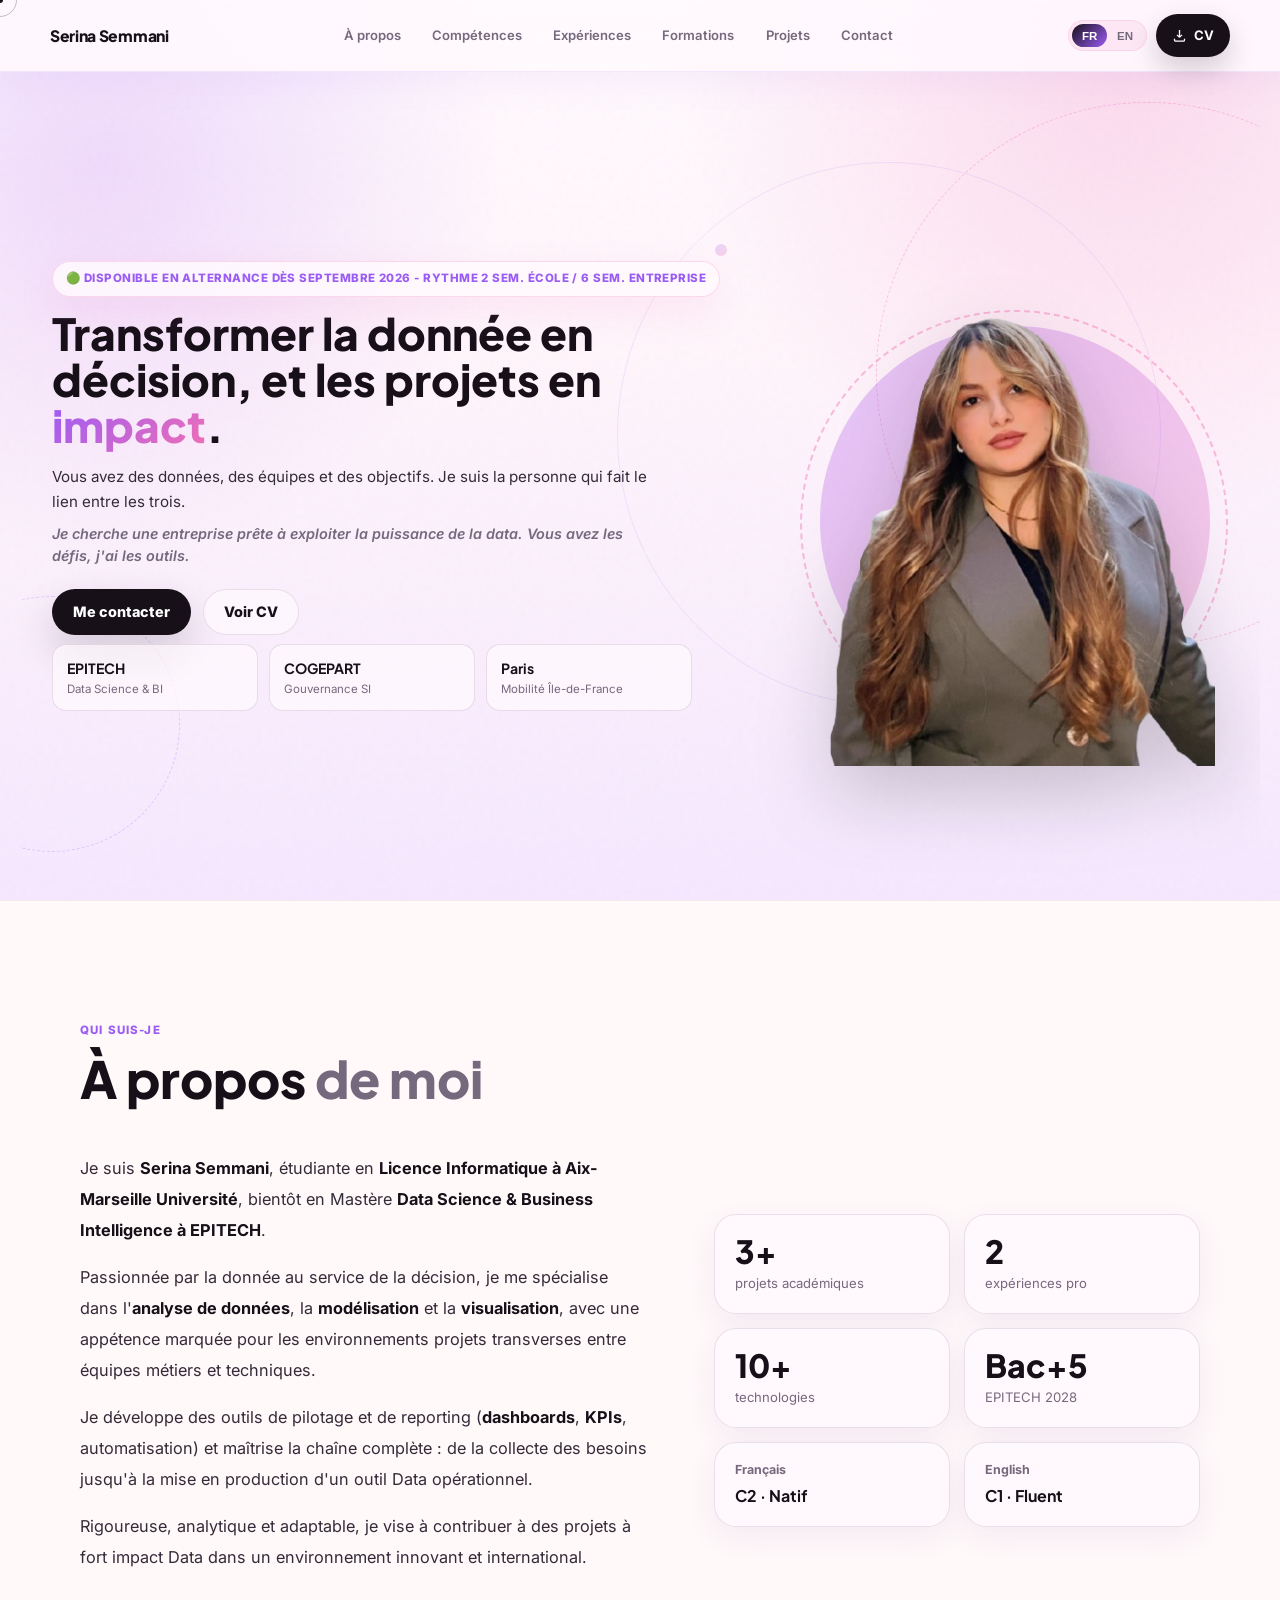
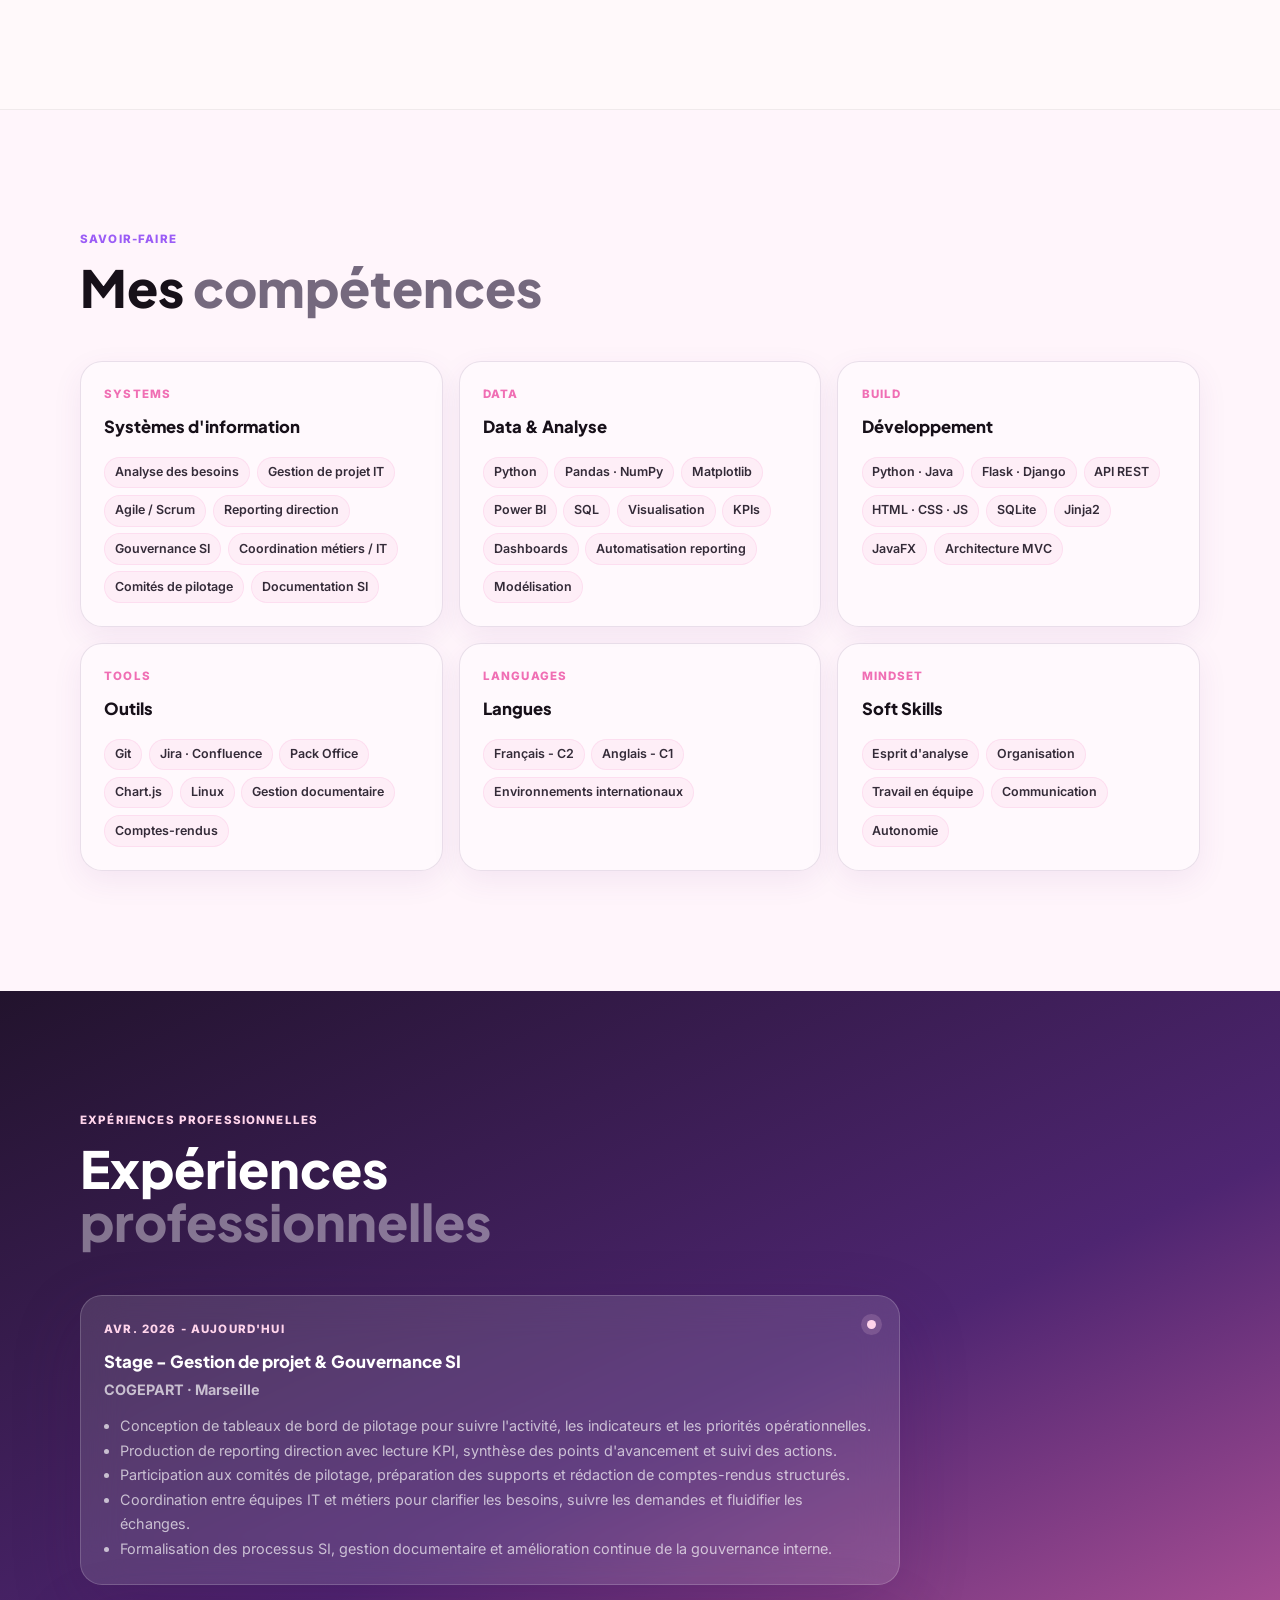
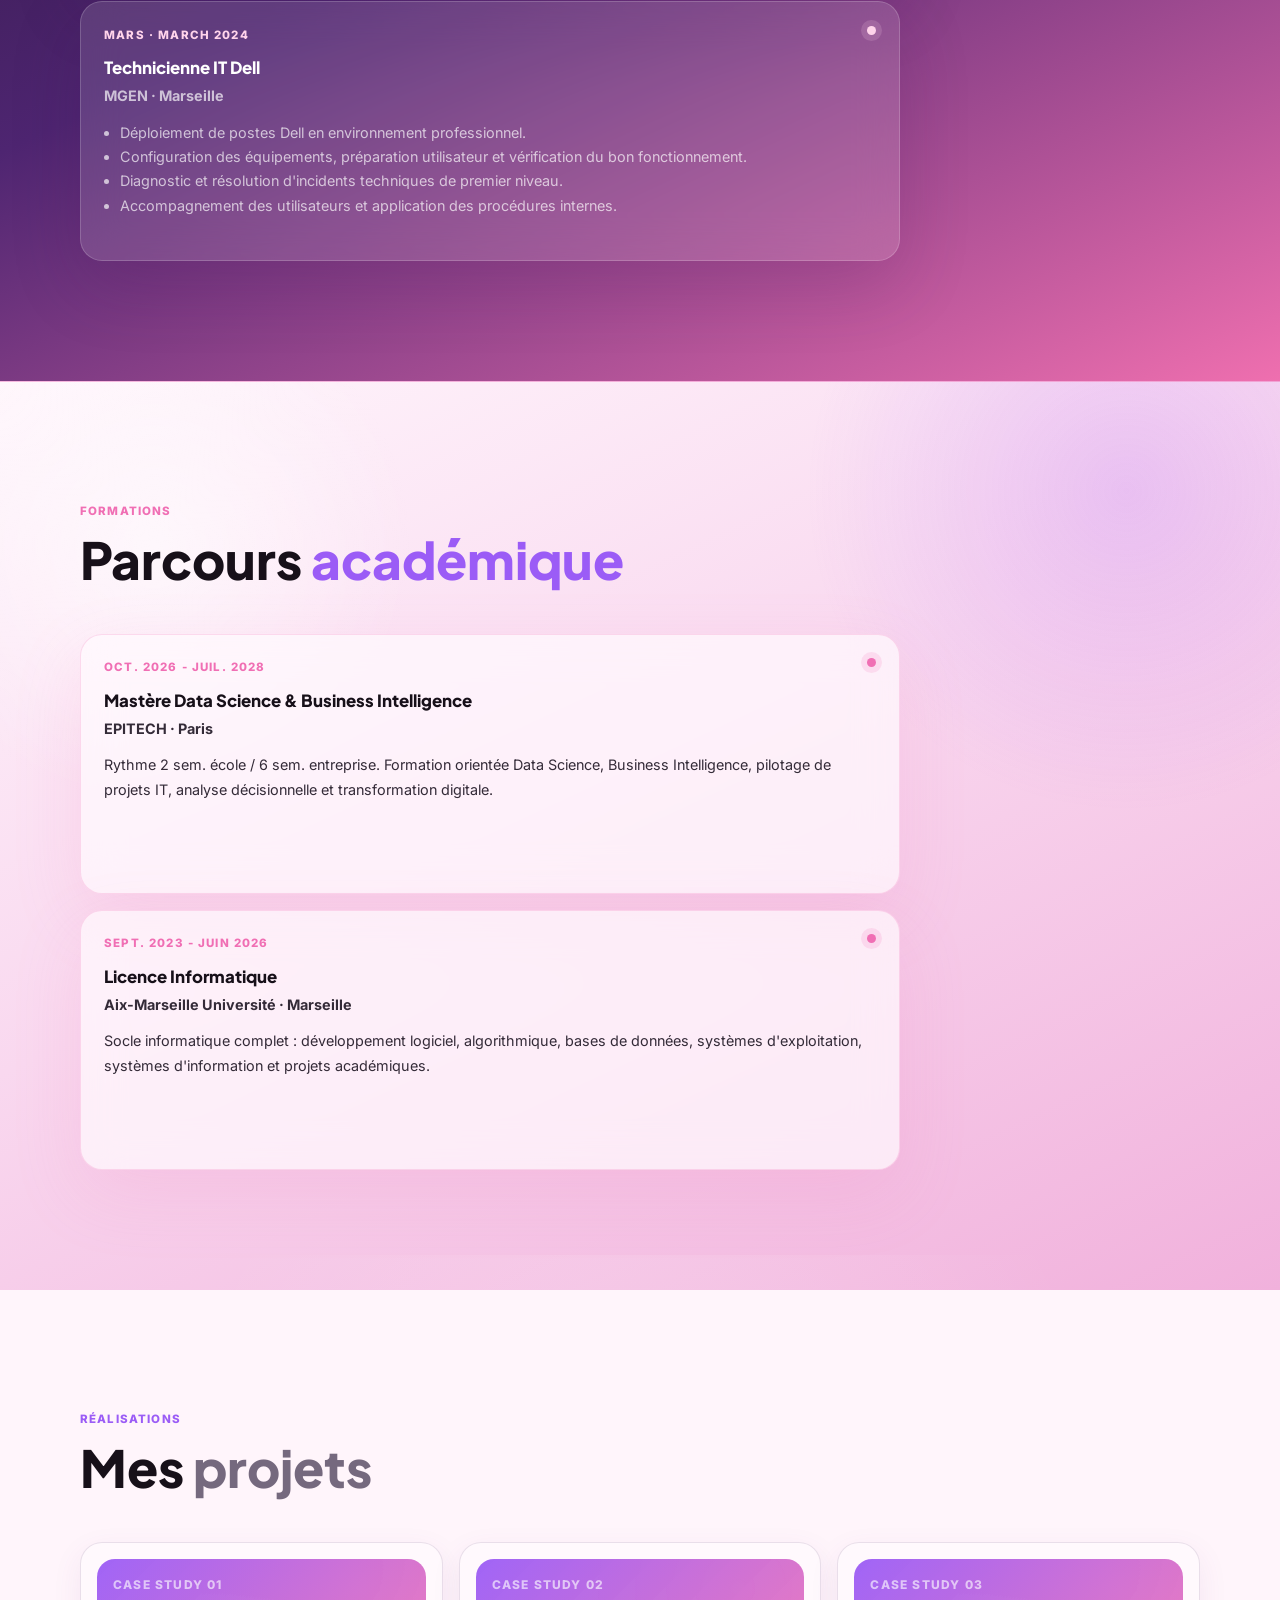
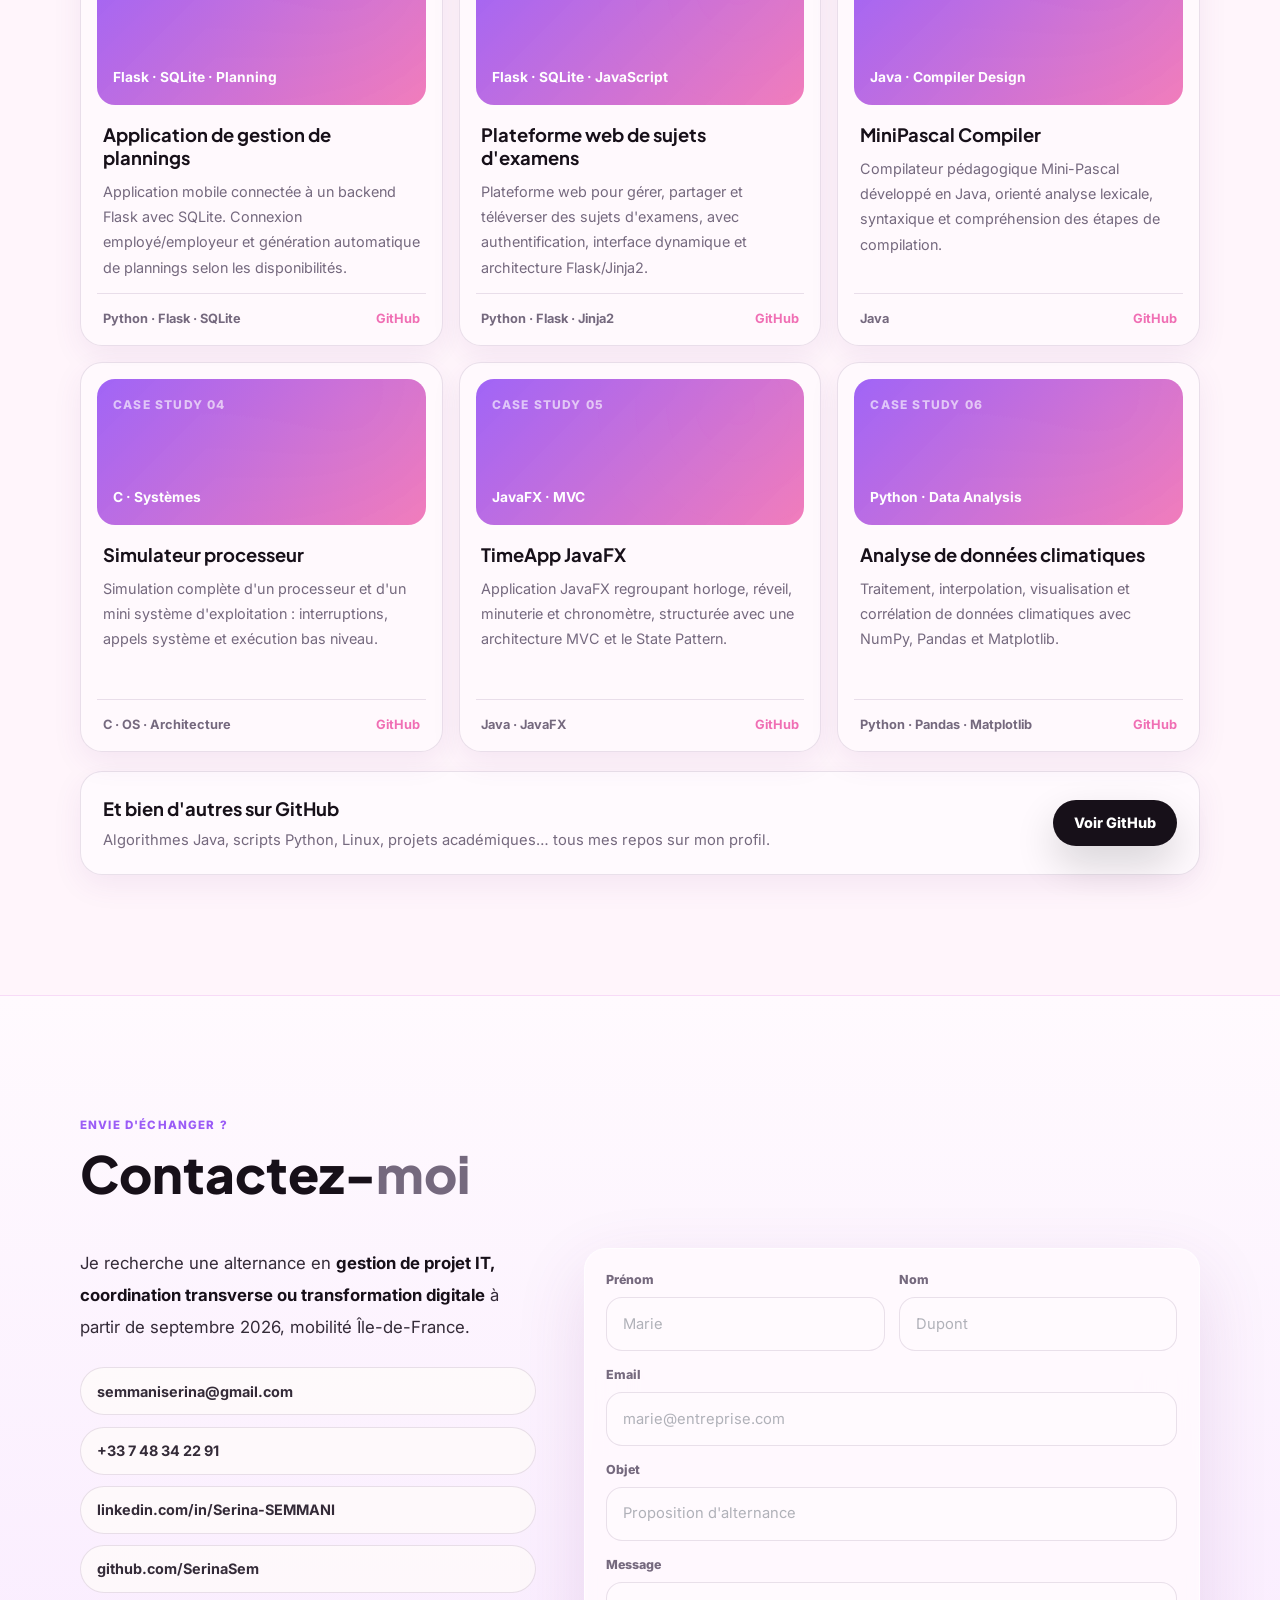
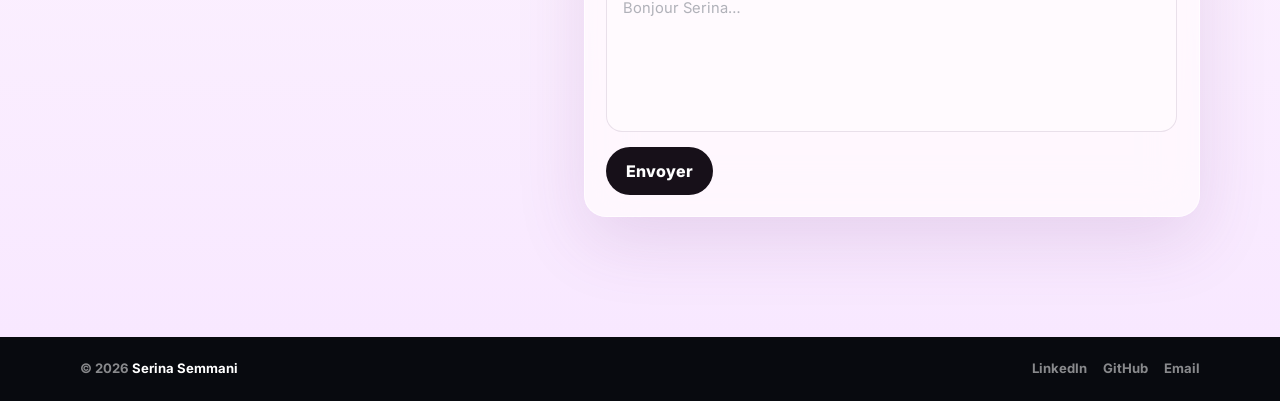
<file: Home.html>
<!DOCTYPE html>
<html lang="fr">
<head>
<meta charset="UTF-8"/>
<meta name="viewport" content="width=device-width, initial-scale=1.0"/>
<meta name="description" content="Portfolio de Serina Semmani, future cheffe de projet IT orientée Data Science, BI, PMO et transformation digitale."/>
<title>Serina Semmani - Portfolio</title>
<link rel="preconnect" href="https://fonts.googleapis.com"/>
<link rel="preconnect" href="https://fonts.gstatic.com" crossorigin/>
<link href="https://fonts.googleapis.com/css2?family=Inter:wght@400;500;600;700;800&family=Plus+Jakarta+Sans:wght@500;600;700;800&display=swap" rel="stylesheet"/>
<link rel="stylesheet" href="Home.css"/>
</head>
<body>

<div class="noise" aria-hidden="true"></div>
<div class="cursor-dot" id="cur" aria-hidden="true"></div>
<div class="cursor-ring" id="curR" aria-hidden="true"></div>

<nav class="site-nav" aria-label="Navigation principale">
  <a href="#hero" class="nav-logo" aria-label="Retour à l'accueil">Serina Semmani</a>

  <ul class="nav-center">
    <li><a href="#about" data-fr>À propos</a><a href="#about" data-en>About</a></li>
    <li><a href="#skills" data-fr>Compétences</a><a href="#skills" data-en>Skills</a></li>
    <li><a href="#experience" data-fr>Expériences</a><a href="#experience" data-en>Experience</a></li>
    <li><a href="#education" data-fr>Formations</a><a href="#education" data-en>Education</a></li>
    <li><a href="#projects" data-fr>Projets</a><a href="#projects" data-en>Projects</a></li>
    <li><a href="#contact-sec">Contact</a></li>
  </ul>

  <div class="nav-right">
    <div class="lang-toggle" aria-label="Choisir la langue">
      <button class="lang-btn active" id="btn-fr" type="button" onclick="setLang('fr')">FR</button>
      <button class="lang-btn" id="btn-en" type="button" onclick="setLang('en')">EN</button>
    </div>
    <a href="CV_Serina.pdf" class="nav-cv" download>
      <svg viewBox="0 0 24 24" fill="none" stroke="currentColor" stroke-width="2.1" aria-hidden="true"><path d="M12 15V3m0 12-4-4m4 4 4-4"/><path d="M4 17v2a2 2 0 0 0 2 2h12a2 2 0 0 0 2-2v-2"/></svg>
      <span data-fr>CV</span><span data-en>Resume</span>
    </a>
  </div>
</nav>

<main>
  <section id="hero" class="hero-section">
    <div class="hero-orbit" aria-hidden="true"></div>

    <div class="hero-copy">
      <div class="eyebrow-pill">
        <span data-fr><span class="status-dot">🟢</span> Disponible en alternance dès septembre 2026 - Rythme 2 sem. école / 6 sem. entreprise</span>
        <span data-en><span class="status-dot">🟢</span> Available for work-study from September 2026 - 2 wks school / 6 wks company</span>
      </div>

      <h1>
        <span data-fr>Transformer la donnée en décision, et les projets en <span class="accent-word">impact</span>.</span>
        <span data-en>Turning data into decisions, and projects into <span class="accent-word">impact</span>.</span>
      </h1>

      <p class="hero-sub">
        <span data-fr>Vous avez des données, des équipes et des objectifs. Je suis la personne qui fait le lien entre les trois.</span>
        <span data-en>You have data, teams and goals. I am the person who connects all three.</span>
      </p>

      <p class="hero-pitch">
        <span data-fr>Je cherche une entreprise prête à exploiter la puissance de la data. Vous avez les défis, j'ai les outils.</span>
        <span data-en>I am looking for a company ready to harness the power of data. You have the challenges, I have the tools.</span>
      </p>

      <div class="hero-ctas">
        <a href="#contact-sec" class="btn btn-primary">
          <span data-fr>Me contacter</span><span data-en>Get in touch</span>
        </a>
        <a href="CV_Serina.pdf" class="btn btn-secondary" target="_blank" rel="noreferrer">
          <span data-fr>Voir CV</span><span data-en>View resume</span>
        </a>
      </div>

      <div class="hero-proof">
        <div><strong>EPITECH</strong><span>Data Science & BI</span></div>
        <div><strong>COGEPART</strong><span data-fr>Gouvernance SI</span><span data-en>IT Governance</span></div>
        <div><strong>Paris</strong><span data-fr>Mobilité Île-de-France</span><span data-en>Île-de-France area</span></div>
      </div>
    </div>

    <div class="hero-visual" aria-label="Carte de profil de Serina Semmani">
      <div class="photo-hero">
        <img src="Photo.png" alt="Portrait professionnel de Serina Semmani"/>
      </div>
    </div>
  </section>

  <section class="section section-soft" id="about">
    <div class="section-wrap">
      <div class="section-head reveal">
        <div class="ey" data-fr>Qui suis-je</div><div class="ey" data-en>Who am I</div>
        <h2 data-fr>À propos <em>de moi</em></h2><h2 data-en>About <em>me</em></h2>
      </div>
      <div class="about-grid reveal">
        <div class="about-text">
          <p data-fr>Je suis <strong>Serina Semmani</strong>, étudiante en <strong>Licence Informatique à Aix-Marseille Université</strong>, bientôt en Mastère <strong>Data Science & Business Intelligence à EPITECH</strong>.</p>
          <p data-en>I am <strong>Serina Semmani</strong>, a Computer Science student at <strong>Aix-Marseille University</strong>, soon to pursue an MSc in <strong>Data Science & Business Intelligence at EPITECH</strong>.</p>
          <p data-fr>Passionnée par la donnée au service de la décision, je me spécialise dans l'<strong>analyse de données</strong>, la <strong>modélisation</strong> et la <strong>visualisation</strong>, avec une appétence marquée pour les environnements projets transverses entre équipes métiers et techniques.</p>
          <p data-en>Drawn to <strong>international and innovative environments</strong>, I specialize in <strong>IT project management</strong>, <strong>digital transformation</strong>, and <strong>cross-functional coordination</strong> between business and technical teams.</p>
          <p data-fr>Je développe des outils de pilotage et de reporting (<strong>dashboards</strong>, <strong>KPIs</strong>, automatisation) et maîtrise la chaîne complète : de la collecte des besoins jusqu'à la mise en production d'un outil Data opérationnel.</p>
          <p data-en>I bring <strong>analytical rigor</strong>, strong organizational skills, and adaptability to drive process optimization and manage high-impact projects.</p>
          <p data-fr>Rigoureuse, analytique et adaptable, je vise à contribuer à des projets à fort impact Data dans un environnement innovant et international.</p>
        </div>
        <div class="metrics-grid">
          <div class="metric-card"><div class="metric-number">3+</div><div class="metric-label" data-fr>projets académiques</div><div class="metric-label" data-en>academic projects</div></div>
          <div class="metric-card"><div class="metric-number">2</div><div class="metric-label" data-fr>expériences pro</div><div class="metric-label" data-en>professional experiences</div></div>
          <div class="metric-card"><div class="metric-number">10+</div><div class="metric-label" data-fr>technologies</div><div class="metric-label" data-en>technologies</div></div>
          <div class="metric-card"><div class="metric-number">Bac+5</div><div class="metric-label">EPITECH 2028</div></div>
          <div class="language-card"><span>Français</span><strong>C2 · Natif</strong></div>
          <div class="language-card"><span>English</span><strong>C1 · Fluent</strong></div>
        </div>
      </div>
    </div>
  </section>

  <section class="section" id="skills">
    <div class="section-wrap">
      <div class="section-head reveal">
        <div class="ey" data-fr>Savoir-faire</div><div class="ey" data-en>Expertise</div>
        <h2 data-fr>Mes <em>compétences</em></h2><h2 data-en>My <em>skills</em></h2>
      </div>
      <div class="skills-grid reveal">
        <article class="skill-card">
          <div class="skill-kicker">Systems</div>
          <h3 data-fr>Systèmes d'information</h3><h3 data-en>Information Systems</h3>
          <div class="tags">
            <span data-fr>Analyse des besoins</span><span data-en>Business analysis</span><span data-fr>Gestion de projet IT</span><span data-en>IT project management</span><span>Agile / Scrum</span><span>Reporting direction</span><span data-fr>Gouvernance SI</span><span data-en>IT Governance</span><span data-fr>Coordination métiers / IT</span><span data-en>Business / IT coordination</span><span data-fr>Comités de pilotage</span><span data-en>Steering committees</span><span data-fr>Documentation SI</span><span data-en>IT documentation</span>
          </div>
        </article>
        <article class="skill-card">
          <div class="skill-kicker">Data</div>
          <h3 data-fr>Data & Analyse</h3><h3 data-en>Data & Analysis</h3>
          <div class="tags"><span>Python</span><span>Pandas · NumPy</span><span>Matplotlib</span><span>Power BI</span><span>SQL</span><span data-fr>Visualisation</span><span data-en>Visualization</span><span data-fr>KPIs</span><span>Dashboards</span><span data-fr>Automatisation reporting</span><span data-en>Reporting automation</span><span data-fr>Modélisation</span><span data-en>Modeling</span></div>
        </article>
        <article class="skill-card">
          <div class="skill-kicker">Build</div>
          <h3 data-fr>Développement</h3><h3 data-en>Development</h3>
          <div class="tags"><span>Python · Java</span><span>Flask · Django</span><span>API REST</span><span>HTML · CSS · JS</span><span>SQLite</span><span>Jinja2</span><span>JavaFX</span><span data-fr>Architecture MVC</span><span data-en>MVC architecture</span></div>
        </article>
        <article class="skill-card">
          <div class="skill-kicker">Tools</div>
          <h3 data-fr>Outils</h3><h3 data-en>Tools</h3>
          <div class="tags"><span>Git</span><span>Jira · Confluence</span><span>Pack Office</span><span>Chart.js</span><span>Linux</span><span data-fr>Gestion documentaire</span><span data-en>Document management</span><span data-fr>Comptes-rendus</span><span data-en>Meeting minutes</span></div>
        </article>
        <article class="skill-card">
          <div class="skill-kicker">Languages</div>
          <h3 data-fr>Langues</h3><h3 data-en>Languages</h3>
          <div class="tags"><span data-fr>Français - C2</span><span data-en>French - C2</span><span data-fr>Anglais - C1</span><span data-en>English - C1</span><span data-fr>Environnements internationaux</span><span data-en>International environments</span></div>
        </article>
        <article class="skill-card">
          <div class="skill-kicker">Mindset</div>
          <h3>Soft Skills</h3>
          <div class="tags"><span data-fr>Esprit d'analyse</span><span data-en>Analytical mindset</span><span data-fr>Organisation</span><span data-en>Organization</span><span data-fr>Travail en équipe</span><span data-en>Teamwork</span><span>Communication</span><span data-fr>Autonomie</span><span data-en>Autonomy</span></div>
        </article>
      </div>
    </div>
  </section>

  <section class="section section-ink" id="experience">
    <div class="section-wrap">
      <div class="section-head reveal">
        <div class="ey" data-fr>Expériences professionnelles</div><div class="ey" data-en>Professional experience</div>
        <h2 data-fr>Expériences <em>professionnelles</em></h2><h2 data-en>Professional <em>experience</em></h2>
      </div>
      <div class="timeline reveal">
        <div class="timeline-group">
          <div class="timeline-grid timeline-grid-stacked">
            <article class="timeline-card">
              <div class="timeline-date" data-fr>Avr. 2026 - Aujourd'hui</div><div class="timeline-date" data-en>Apr. 2026 - Present</div>
              <h3 data-fr>Stage - Gestion de projet & Gouvernance SI</h3><h3 data-en>Internship - Project Management & IT Governance</h3>
              <p class="timeline-place">COGEPART · Marseille</p>
              <ul data-fr><li>Conception de tableaux de bord de pilotage pour suivre l'activité, les indicateurs et les priorités opérationnelles.</li><li>Production de reporting direction avec lecture KPI, synthèse des points d'avancement et suivi des actions.</li><li>Participation aux comités de pilotage, préparation des supports et rédaction de comptes-rendus structurés.</li><li>Coordination entre équipes IT et métiers pour clarifier les besoins, suivre les demandes et fluidifier les échanges.</li><li>Formalisation des processus SI, gestion documentaire et amélioration continue de la gouvernance interne.</li></ul>
              <ul data-en><li>Design of steering dashboards to monitor activity, indicators and operational priorities.</li><li>Management reporting with KPI reading, progress summaries and action follow-up.</li><li>Participation in steering committees, preparation of materials and structured meeting minutes.</li><li>Coordination between IT and business teams to clarify needs, track requests and improve communication.</li><li>Formalization of IT processes, documentation management and continuous improvement of internal governance.</li></ul>
            </article>
            <article class="timeline-card">
              <div class="timeline-date">Mars · March 2024</div>
              <h3 data-fr>Technicienne IT Dell</h3><h3 data-en>Dell IT Technician</h3>
              <p class="timeline-place">MGEN · Marseille</p>
              <ul data-fr><li>Déploiement de postes Dell en environnement professionnel.</li><li>Configuration des équipements, préparation utilisateur et vérification du bon fonctionnement.</li><li>Diagnostic et résolution d'incidents techniques de premier niveau.</li><li>Accompagnement des utilisateurs et application des procédures internes.</li></ul>
              <ul data-en><li>Deployment of Dell workstations in a professional environment.</li><li>Equipment configuration, user setup and operational checks.</li><li>Diagnosis and resolution of first-level technical incidents.</li><li>User support and application of internal procedures.</li></ul>
            </article>
          </div>
        </div>
      </div>
    </div>
  </section>

  <section class="section section-ink section-education" id="education">
    <div class="section-wrap">
      <div class="section-head reveal">
        <div class="ey" data-fr>Formations</div><div class="ey" data-en>Education</div>
        <h2 data-fr>Parcours <em>académique</em></h2><h2 data-en>Academic <em>background</em></h2>
      </div>
      <div class="timeline reveal">
        <div class="timeline-group">
          <div class="timeline-grid timeline-grid-stacked">
            <article class="timeline-card">
              <div class="timeline-date" data-fr>Oct. 2026 - Juil. 2028</div><div class="timeline-date" data-en>Oct. 2026 - Jul. 2028</div>
              <h3 data-fr>Mastère Data Science & Business Intelligence</h3><h3 data-en>MSc Data Science & Business Intelligence</h3>
              <p class="timeline-place">EPITECH · Paris</p>
              <p data-fr>Rythme 2 sem. école / 6 sem. entreprise. Formation orientée Data Science, Business Intelligence, pilotage de projets IT, analyse décisionnelle et transformation digitale.</p>
              <p data-en>2 wks school / 6 wks company. Program focused on Data Science, Business Intelligence, IT project management, decision analytics and digital transformation.</p>
            </article>
            <article class="timeline-card">
              <div class="timeline-date" data-fr>Sept. 2023 - Juin 2026</div><div class="timeline-date" data-en>Sept. 2023 - Jun. 2026</div>
              <h3 data-fr>Licence Informatique</h3><h3 data-en>BSc Computer Science</h3>
              <p class="timeline-place">Aix-Marseille Université · Marseille</p>
              <p data-fr>Socle informatique complet : développement logiciel, algorithmique, bases de données, systèmes d'exploitation, systèmes d'information et projets académiques.</p>
              <p data-en>Complete computer science foundation: software development, algorithms, databases, operating systems, information systems and academic projects.</p>
            </article>
          </div>
        </div>
      </div>
    </div>
  </section>

  <section class="section" id="projects">
    <div class="section-wrap">
      <div class="section-head reveal">
        <div class="ey" data-fr>Réalisations</div><div class="ey" data-en>Work</div>
        <h2 data-fr>Mes <em>projets</em></h2><h2 data-en>My <em>projects</em></h2>
      </div>
      <div class="projects-grid reveal">
        <a href="https://github.com/SerinaSem/Application-de-gestion-de-plannings" target="_blank" rel="noreferrer" class="project-card">
          <div class="project-top"><span>Case study 01</span><strong>Flask · SQLite · Planning</strong></div>
          <div class="project-body">
            <h3 data-fr>Application de gestion de plannings</h3><h3 data-en>Scheduling Management Application</h3>
            <p data-fr>Application mobile connectée à un backend Flask avec SQLite. Connexion employé/employeur et génération automatique de plannings selon les disponibilités.</p>
            <p data-en>Mobile app connected to a Flask backend with SQLite. Employee/employer login and automatic schedule generation based on availability constraints.</p>
          </div>
          <div class="project-footer"><span>Python · Flask · SQLite</span><span>GitHub</span></div>
        </a>
        <a href="https://github.com/SerinaSem/Plateforme-web-de-gestion-et-partage-de-sujets-d-examens" target="_blank" rel="noreferrer" class="project-card">
          <div class="project-top"><span>Case study 02</span><strong>Flask · SQLite · JavaScript</strong></div>
          <div class="project-body">
            <h3 data-fr>Plateforme web de sujets d'examens</h3><h3 data-en>Exam Subject Sharing Platform</h3>
            <p data-fr>Plateforme web pour gérer, partager et téléverser des sujets d'examens, avec authentification, interface dynamique et architecture Flask/Jinja2.</p>
            <p data-en>Web platform to manage, share and upload exam subjects, with authentication, a dynamic interface and a Flask/Jinja2 architecture.</p>
          </div>
          <div class="project-footer"><span>Python · Flask · Jinja2</span><span>GitHub</span></div>
        </a>
        <a href="https://github.com/SerinaSem/MiniPascal-Compiler-Java" target="_blank" rel="noreferrer" class="project-card">
          <div class="project-top"><span>Case study 03</span><strong>Java · Compiler Design</strong></div>
          <div class="project-body">
            <h3 data-fr>MiniPascal Compiler</h3><h3 data-en>MiniPascal Compiler</h3>
            <p data-fr>Compilateur pédagogique Mini-Pascal développé en Java, orienté analyse lexicale, syntaxique et compréhension des étapes de compilation.</p>
            <p data-en>Educational Mini-Pascal compiler written in Java, focused on lexical analysis, parsing and understanding the compilation pipeline.</p>
          </div>
          <div class="project-footer"><span>Java</span><span>GitHub</span></div>
        </a>
        <a href="https://github.com/SerinaSem/Simulateur-Processeur" target="_blank" rel="noreferrer" class="project-card">
          <div class="project-top"><span>Case study 04</span><strong>C · Systèmes</strong></div>
          <div class="project-body">
            <h3 data-fr>Simulateur processeur</h3><h3 data-en>Processor Simulator</h3>
            <p data-fr>Simulation complète d'un processeur et d'un mini système d'exploitation : interruptions, appels système et exécution bas niveau.</p>
            <p data-en>Complete simulation of a processor and mini operating system: interrupts, system calls and low-level execution logic.</p>
          </div>
          <div class="project-footer"><span>C · OS · Architecture</span><span>GitHub</span></div>
        </a>
        <a href="https://github.com/SerinaSem/TimeApp-JavaFX" target="_blank" rel="noreferrer" class="project-card">
          <div class="project-top"><span>Case study 05</span><strong>JavaFX · MVC</strong></div>
          <div class="project-body">
            <h3 data-fr>TimeApp JavaFX</h3><h3 data-en>TimeApp JavaFX</h3>
            <p data-fr>Application JavaFX regroupant horloge, réveil, minuterie et chronomètre, structurée avec une architecture MVC et le State Pattern.</p>
            <p data-en>JavaFX application bringing together clock, alarm, timer and stopwatch features, structured with MVC architecture and the State Pattern.</p>
          </div>
          <div class="project-footer"><span>Java · JavaFX</span><span>GitHub</span></div>
        </a>
        <a href="https://github.com/SerinaSem/Analyse-de-donn-es-climatiques-Python-" target="_blank" rel="noreferrer" class="project-card">
          <div class="project-top"><span>Case study 06</span><strong>Python · Data Analysis</strong></div>
          <div class="project-body">
            <h3 data-fr>Analyse de données climatiques</h3><h3 data-en>Climate Data Analysis</h3>
            <p data-fr>Traitement, interpolation, visualisation et corrélation de données climatiques avec NumPy, Pandas et Matplotlib.</p>
            <p data-en>Processing, interpolation, visualization and correlation of climate data using NumPy, Pandas and Matplotlib.</p>
          </div>
          <div class="project-footer"><span>Python · Pandas · Matplotlib</span><span>GitHub</span></div>
        </a>
      </div>

      <div class="github-panel reveal">
        <div>
          <h3 data-fr>Et bien d'autres sur GitHub</h3><h3 data-en>And many more on GitHub</h3>
          <p data-fr>Algorithmes Java, scripts Python, Linux, projets académiques… tous mes repos sur mon profil.</p>
          <p data-en>Java algorithms, Python scripts, Linux, academic projects… all my repos on my profile.</p>
        </div>
        <a href="https://github.com/SerinaSem" target="_blank" rel="noreferrer" class="btn btn-primary">
          <span data-fr>Voir GitHub</span><span data-en>View GitHub</span>
        </a>
      </div>
    </div>
  </section>

  <section class="section section-contact" id="contact-sec">
    <div class="section-wrap">
      <div class="section-head reveal">
        <div class="ey" data-fr>Envie d'échanger ?</div><div class="ey" data-en>Let's talk</div>
        <h2 data-fr>Contactez-<em>moi</em></h2><h2 data-en>Get in <em>touch</em></h2>
      </div>
      <div class="contact-grid reveal">
        <div class="contact-copy">
          <p data-fr>Je recherche une alternance en <strong>gestion de projet IT, coordination transverse ou transformation digitale</strong> à partir de septembre 2026, mobilité Île-de-France.</p>
          <p data-en>I am looking for a work-study contract in <strong>IT project management, cross-functional coordination or digital transformation</strong> from September 2026, Île-de-France area.</p>
          <div class="contact-links">
            <a href="mailto:semmaniserina@gmail.com">semmaniserina@gmail.com</a>
            <a href="tel:+33748342291">+33 7 48 34 22 91</a>
            <a href="https://www.linkedin.com/in/Serina-SEMMANI" target="_blank" rel="noreferrer">linkedin.com/in/Serina-SEMMANI</a>
            <a href="https://github.com/SerinaSem" target="_blank" rel="noreferrer">github.com/SerinaSem</a>
          </div>
        </div>
        <form class="contact-form glass" onsubmit="handleSend(event)">
          <div class="form-row">
            <div class="field"><label data-fr>Prénom</label><label data-en>First name</label><input type="text" name="firstName" placeholder="Marie" required/></div>
            <div class="field"><label data-fr>Nom</label><label data-en>Last name</label><input type="text" name="lastName" placeholder="Dupont" required/></div>
          </div>
          <div class="field"><label>Email</label><input type="email" name="email" placeholder="marie@entreprise.com" required/></div>
          <div class="field">
            <label data-fr>Objet</label><label data-en>Subject</label>
            <input type="text" id="subj-input" name="subject" placeholder="Proposition d'alternance" required/>
          </div>
          <div class="field"><label>Message</label><textarea rows="5" name="message" placeholder="Bonjour Serina…" required></textarea></div>
          <button type="submit" class="send-btn"><span data-fr>Envoyer</span><span data-en>Send</span></button>
        </form>
      </div>
    </div>
  </section>
</main>

<footer>
  <div class="footer-copy">© 2026 <span>Serina Semmani</span></div>
  <div class="footer-links">
    <a href="https://www.linkedin.com/in/Serina-SEMMANI" target="_blank" rel="noreferrer">LinkedIn</a>
    <a href="https://github.com/SerinaSem" target="_blank" rel="noreferrer">GitHub</a>
    <a href="mailto:semmaniserina@gmail.com">Email</a>
  </div>
</footer>

<script src="Home.js"></script>
</body>
</html>
</file>
<file: Home.css>
*,*::before,*::after{box-sizing:border-box;margin:0;padding:0}

:root{
  --paper:#fff5fb;
  --surface:#fffafe;
  --surface-2:#f8e8ff;
  --ink:#171019;
  --ink-soft:#342b38;
  --muted:#75697e;
  --line:rgba(77,35,92,.12);
  --line-strong:rgba(77,35,92,.2);
  --night:#24162d;
  --accent:#9b5cf6;
  --accent-2:#f06fb4;
  --champagne:#f4b9d9;
  --rose:#ff7fbd;
  --violet:#a855f7;
  --shadow-sm:0 10px 30px rgba(117,57,137,.08);
  --shadow-md:0 24px 70px rgba(117,57,137,.14);
  --radius:22px;
  --radius-sm:14px;
  --font-body:"Inter",system-ui,-apple-system,BlinkMacSystemFont,"Segoe UI",sans-serif;
  --font-display:"Plus Jakarta Sans","Inter",system-ui,sans-serif;
}

html{scroll-behavior:smooth}
body{
  min-height:100vh;
  background:var(--paper);
  color:var(--ink);
  font-family:var(--font-body);
  font-size:16px;
  line-height:1.65;
  overflow-x:hidden;
  cursor:none;
}

body::before{
  content:"";
  position:fixed;
  inset:0;
  z-index:-3;
  background:
    radial-gradient(circle at 88% 8%,rgba(240,111,180,.22),transparent 28rem),
    radial-gradient(circle at 8% 18%,rgba(168,85,247,.18),transparent 25rem),
    linear-gradient(180deg,#fffafe 0%,#fff5fb 40%,#f6e8ff 100%);
}

.noise{
  position:fixed;
  inset:0;
  z-index:-2;
  pointer-events:none;
  opacity:.045;
  background-image:url("data:image/svg+xml,%3Csvg viewBox='0 0 180 180' xmlns='http://www.w3.org/2000/svg'%3E%3Cfilter id='n'%3E%3CfeTurbulence type='fractalNoise' baseFrequency='.85' numOctaves='4' stitchTiles='stitch'/%3E%3C/filter%3E%3Crect width='100%25' height='100%25' filter='url(%23n)' opacity='.8'/%3E%3C/svg%3E");
}

a{color:inherit}
strong{font-weight:700;color:var(--ink)}

.cursor-dot,.cursor-ring{
  position:fixed;
  pointer-events:none;
  z-index:9999;
  border-radius:50%;
  transform:translate(-50%,-50%);
}
.cursor-dot{width:6px;height:6px;background:var(--ink)}
.cursor-ring{width:34px;height:34px;border:1px solid rgba(9,11,15,.24);transition:width .18s ease,height .18s ease,border-color .18s ease,opacity .18s ease}
body.cursor-hover .cursor-ring{width:46px;height:46px;border-color:rgba(39,56,95,.45)}

.site-nav{
  position:fixed;
  top:0;
  left:0;
  z-index:500;
  width:100%;
  height:72px;
  transform:none;
  display:flex;
  align-items:center;
  justify-content:space-between;
  gap:1.5rem;
  padding:0 max(2rem,calc((100vw - 1180px)/2));
  background:rgba(255,250,254,.88);
  border-bottom:1px solid rgba(155,92,246,.12);
  box-shadow:0 10px 34px rgba(155,92,246,.08);
  backdrop-filter:blur(24px) saturate(1.4);
}
.nav-logo{
  font-family:var(--font-display);
  font-size:.98rem;
  font-weight:800;
  letter-spacing:-.02em;
  text-decoration:none;
  white-space:nowrap;
}
.nav-center{display:flex;align-items:center;gap:.25rem;list-style:none}
.nav-center a{
  position:relative;
  display:inline-flex;
  align-items:center;
  min-height:38px;
  padding:0 .85rem;
  border-radius:999px;
  color:var(--muted);
  text-decoration:none;
  font-size:.82rem;
  font-weight:600;
  transition:color .22s ease,background .22s ease;
}
.nav-center a:hover,.nav-center a.active{color:var(--ink);background:rgba(240,111,180,.12)}
.nav-right{display:flex;align-items:center;gap:.55rem}
.lang-toggle{display:flex;background:rgba(240,111,180,.1);border:1px solid rgba(240,111,180,.16);border-radius:999px;padding:3px}
.lang-btn{
  border:0;
  background:transparent;
  color:var(--muted);
  border-radius:999px;
  padding:.34rem .62rem;
  font-size:.72rem;
  font-weight:800;
  cursor:pointer;
  transition:all .2s ease;
}
.lang-btn.active{background:linear-gradient(135deg,var(--ink),var(--accent));color:#fff}
.nav-cv{
  display:inline-flex;
  align-items:center;
  gap:.45rem;
  background:var(--ink);
  color:#fff;
  border-radius:999px;
  padding:.66rem 1rem;
  font-size:.82rem;
  font-weight:700;
  text-decoration:none;
  box-shadow:0 12px 28px rgba(9,11,15,.18);
  transition:transform .22s ease,background .22s ease,box-shadow .22s ease;
}
.nav-cv:hover{background:linear-gradient(135deg,var(--accent),var(--accent-2));transform:translateY(-1px);box-shadow:0 18px 38px rgba(240,111,180,.28)}
.nav-cv svg{width:15px;height:15px}

.hero-section{
  position:relative;
  min-height:100svh;
  display:grid;
  grid-template-columns:minmax(0,1.04fr) minmax(300px,.68fr);
  align-items:center;
  gap:3rem;
  width:min(100%,1240px);
  margin:0 auto;
  padding:5.7rem 2rem 1.2rem;
  overflow:hidden;
}
.hero-section::before,.hero-section::after{
  content:"";
  position:absolute;
  z-index:0;
  pointer-events:none;
  border-radius:50%;
}
.hero-section::before{
  width:34rem;
  height:34rem;
  right:-10rem;
  top:6.4rem;
  border:1.5px dashed rgba(240,111,180,.34);
}
.hero-section::after{
  width:16rem;
  height:16rem;
  left:-6rem;
  bottom:3rem;
  border:1px dashed rgba(168,85,247,.26);
}
.hero-orbit{
  position:absolute;
  right:8%;
  top:18%;
  width:34rem;
  height:34rem;
  border:1px solid rgba(155,92,246,.12);
  border-radius:50%;
  animation:slow-spin 24s linear infinite;
}
.hero-orbit::before,.hero-orbit::after{
  content:"";
  position:absolute;
  border-radius:50%;
  background:linear-gradient(135deg,rgba(155,92,246,.22),rgba(240,111,180,.28));
  filter:blur(.2px);
}
.hero-orbit::before{width:12px;height:12px;top:15%;left:18%}
.hero-orbit::after{width:8px;height:8px;right:13%;bottom:22%}
@keyframes slow-spin{to{transform:rotate(360deg)}}

.hero-copy,.hero-visual{position:relative;z-index:2}
.hero-copy{animation:fade-up .75s ease both}
.eyebrow-pill{
  display:inline-flex;
  align-items:center;
  gap:.55rem;
  border:1px solid rgba(240,111,180,.24);
  background:rgba(255,250,254,.82);
  color:var(--accent);
  border-radius:999px;
  padding:.48rem .82rem;
  font-size:.72rem;
  font-weight:800;
  letter-spacing:.04em;
  text-transform:uppercase;
  margin-bottom:.9rem;
  backdrop-filter:blur(16px);
  box-shadow:0 14px 38px rgba(240,111,180,.12);
}
.status-dot{
  display:inline-block;
  transform-origin:center;
  animation:status-pulse 1.8s ease-in-out infinite;
}
@keyframes status-pulse{
  0%,100%{transform:scale(1);filter:drop-shadow(0 0 0 rgba(31,138,97,0))}
  50%{transform:scale(1.16);filter:drop-shadow(0 0 7px rgba(31,138,97,.45))}
}
h1{
  max-width:650px;
  font-family:var(--font-display);
  font-size:clamp(1.95rem,3.45vw,3.35rem);
  font-weight:800;
  line-height:1.04;
  letter-spacing:0;
  margin-bottom:1rem;
}
h1 span{display:block}
.accent-word{
  display:inline;
  color:var(--accent);
  background:linear-gradient(135deg,var(--accent),var(--accent-2));
  -webkit-background-clip:text;
  background-clip:text;
  -webkit-text-fill-color:transparent;
}
h2{
  font-family:var(--font-display);
  font-size:clamp(2rem,4vw,3.55rem);
  line-height:1.03;
  letter-spacing:0;
  font-weight:800;
}
h2 em{font-style:normal;color:var(--muted)}
.hero-sub{
  max-width:620px;
  color:var(--ink-soft);
  font-size:clamp(.95rem,1.08vw,1.05rem);
  line-height:1.6;
  margin-bottom:.55rem;
}
.hero-pitch{
  max-width:610px;
  color:var(--muted);
  font-size:.9rem;
  font-style:italic;
  font-weight:600;
  line-height:1.55;
  margin-bottom:1.35rem;
}
.hero-ctas{display:flex;align-items:center;gap:.75rem;flex-wrap:wrap;margin-bottom:.55rem}
.btn{
  display:inline-flex;
  align-items:center;
  justify-content:center;
  min-height:46px;
  padding:0 1.25rem;
  border-radius:999px;
  border:1px solid transparent;
  font-size:.9rem;
  font-weight:800;
  text-decoration:none;
  transition:transform .22s ease,box-shadow .22s ease,border-color .22s ease,background .22s ease,color .22s ease;
}
.btn:hover{transform:translateY(-2px)}
.btn-primary{background:var(--ink);color:#fff;box-shadow:0 18px 40px rgba(9,11,15,.16)}
.btn-primary:hover{background:linear-gradient(135deg,var(--accent),var(--accent-2));box-shadow:0 22px 54px rgba(240,111,180,.28);transform:translateY(-3px)}
.btn-secondary{background:rgba(255,250,254,.7);border-color:var(--line);color:var(--ink);backdrop-filter:blur(16px)}
.btn-secondary:hover{border-color:rgba(240,111,180,.28);background:rgba(255,250,254,.96)}
.hero-proof{
  display:grid;
  grid-template-columns:repeat(3,minmax(0,1fr));
  gap:.65rem;
  max-width:640px;
}
.hero-proof div{
  padding:.78rem .9rem;
  border:1px solid var(--line);
  border-radius:var(--radius-sm);
  background:rgba(255,250,254,.72);
  backdrop-filter:blur(18px);
  transition:transform .22s ease,border-color .22s ease,box-shadow .22s ease,background .22s ease;
}
.hero-proof div:hover{
  transform:translateY(-4px);
  border-color:rgba(240,111,180,.28);
  background:rgba(255,250,254,.96);
  box-shadow:0 18px 46px rgba(240,111,180,.13);
}
.hero-proof strong{display:block;font-family:var(--font-display);font-size:.88rem}
.hero-proof span{display:block;color:var(--muted);font-size:.72rem;line-height:1.35;margin-top:.12rem}

.hero-visual{animation:fade-up .75s ease .14s both}
.photo-hero{
  display:flex;
  align-items:flex-end;
  justify-content:center;
  min-height:540px;
  position:relative;
}
.photo-hero::before{
  content:"";
  position:absolute;
  width:min(88%,390px);
  aspect-ratio:1;
  right:4%;
  bottom:9%;
  border-radius:50%;
  background:linear-gradient(135deg,rgba(168,85,247,.72),rgba(240,111,180,.72));
  opacity:.42;
  filter:blur(.2px);
}
.photo-hero::after{
  content:"";
  position:absolute;
  width:min(96%,450px);
  aspect-ratio:1;
  right:0;
  bottom:5%;
  border-radius:50%;
  border:2px dashed rgba(240,111,180,.42);
  transform:rotate(-8deg);
}
.photo-hero img{
  position:relative;
  z-index:2;
  display:block;
  width:min(100%,500px);
  max-height:min(560px,72vh);
  object-fit:contain;
  object-position:bottom center;
  filter:drop-shadow(0 28px 38px rgba(9,11,15,.2));
}
.glass{
  background:rgba(255,250,254,.8);
  border:1px solid rgba(255,255,255,.58);
  backdrop-filter:blur(24px) saturate(1.25);
}
.card-lbl,.ey,.skill-kicker,.timeline-date{
  color:var(--accent);
  font-size:.72rem;
  font-weight:800;
  letter-spacing:.1em;
  text-transform:uppercase;
}
.card-lbl{margin-bottom:1rem}

.section{padding:7.5rem 0}
.section-wrap{width:min(100% - 40px,1120px);margin:0 auto}
.section-head{max-width:720px;margin-bottom:3rem}
.ey{margin-bottom:.75rem}
.section-soft{background:rgba(255,253,249,.46);border-block:1px solid rgba(9,11,15,.06)}
.about-grid{display:grid;grid-template-columns:1.08fr .92fr;gap:4rem;align-items:center}
.about-text p{color:var(--ink-soft);font-size:1.02rem;line-height:1.9;margin-bottom:1rem}
.metrics-grid{display:grid;grid-template-columns:1fr 1fr;gap:.9rem}
.metric-card,.language-card,.skill-card,.project-card,.github-panel{
  border:1px solid var(--line);
  border-radius:var(--radius);
  background:rgba(255,250,254,.78);
  box-shadow:var(--shadow-sm);
  transition:transform .24s ease,box-shadow .24s ease,border-color .24s ease,background .24s ease;
}
.metric-card:hover,.language-card:hover,.skill-card:hover,.project-card:hover{transform:translateY(-5px);border-color:rgba(240,111,180,.26);box-shadow:var(--shadow-md);background:#fffafe}
.metric-card{padding:1.25rem}
.metric-number{font-family:var(--font-display);font-size:2rem;font-weight:800;line-height:1;color:var(--ink)}
.metric-label{margin-top:.45rem;color:var(--muted);font-size:.82rem;line-height:1.4}
.language-card{padding:1.05rem 1.25rem}
.language-card span{display:block;color:var(--muted);font-size:.78rem;font-weight:700}
.language-card strong{display:block;margin-top:.15rem;font-family:var(--font-display)}

.skills-grid{display:grid;grid-template-columns:repeat(3,1fr);gap:1rem}
.skill-card{padding:1.45rem}
.skill-kicker{margin-bottom:.55rem;color:var(--accent-2)}
.skill-card h3{font-family:var(--font-display);font-size:1.04rem;font-weight:800;margin-bottom:1rem}
.tags{display:flex;flex-wrap:wrap;gap:.42rem}
.tags span{
  display:inline-flex;
  align-items:center;
  min-height:30px;
  padding:.28rem .62rem;
  border-radius:999px;
  background:rgba(240,111,180,.08);
  border:1px solid rgba(240,111,180,.12);
  color:var(--ink-soft);
  font-size:.78rem;
  font-weight:600;
}

.section-ink{
  position:relative;
  overflow:hidden;
  background:linear-gradient(155deg,#22132d 0%,#4e2571 48%,#ef6faf 100%);
  color:#fff;
}
.section-education{
  background:
    radial-gradient(circle at 12% 18%,rgba(255,255,255,.6),transparent 16rem),
    radial-gradient(circle at 88% 12%,rgba(168,85,247,.2),transparent 20rem),
    linear-gradient(155deg,#fff6fc 0%,#f9d8ef 46%,#f1b1dc 100%);
  color:var(--ink);
  border-top:1px solid rgba(240,111,180,.22);
}
.section-ink::before{
  content:"";
  position:absolute;
  inset:auto -10% -42% -10%;
  height:26rem;
  background:radial-gradient(circle,rgba(255,250,254,.2),transparent 58%);
}
.section-ink .section-wrap{position:relative;z-index:1}
.section-ink .ey{color:#ffd4eb}
.section-ink h2 em{color:rgba(255,255,255,.4)}
.section-education .ey{color:var(--accent-2)}
.section-education h2{color:var(--ink)}
.section-education h2 em{color:var(--accent)}
.section-education .timeline-group-title{color:var(--accent-2)}
.section-education .timeline-card{
  background:rgba(255,250,254,.72);
  border-color:rgba(240,111,180,.22);
  box-shadow:0 24px 70px rgba(240,111,180,.14);
}
.section-education .timeline-card::before{
  background:var(--accent-2);
  box-shadow:0 0 0 6px rgba(240,111,180,.16);
}
.section-education .timeline-date{color:var(--accent-2)}
.section-education .timeline-place{color:var(--muted)}
.section-education .timeline-card p,.section-education .timeline-card li{color:var(--ink-soft)}
.timeline{
  position:relative;
  display:flex;
  flex-direction:column;
  gap:2.1rem;
}
.timeline-group-title{
  color:#ffd4eb;
  font-size:.78rem;
  font-weight:800;
  letter-spacing:.11em;
  text-transform:uppercase;
  margin-bottom:1rem;
}
.timeline-grid{
  display:grid;
  grid-template-columns:1fr 1fr;
  gap:1rem;
}
.timeline-grid-stacked{
  grid-template-columns:1fr;
  max-width:820px;
}
.timeline-card{
  position:relative;
  min-height:260px;
  padding:1.45rem;
  border:1px solid rgba(255,255,255,.18);
  border-radius:var(--radius);
  background:rgba(255,255,255,.12);
  box-shadow:0 24px 70px rgba(69,21,84,.2);
  backdrop-filter:blur(20px);
}
.timeline-card::before{
  content:"";
  position:absolute;
  top:1.45rem;
  right:1.45rem;
  width:9px;
  height:9px;
  border-radius:50%;
  background:#ffd4eb;
  box-shadow:0 0 0 6px rgba(255,212,235,.16);
}
.timeline-date{color:#ffd4eb;margin-bottom:.8rem}
.timeline-card h3{font-family:var(--font-display);font-size:1.05rem;font-weight:800;line-height:1.25;margin-bottom:.35rem}
.timeline-place{color:rgba(255,255,255,.62);font-weight:700;margin-bottom:.75rem}
.timeline-card p,.timeline-card li{color:rgba(255,255,255,.68);font-size:.9rem;line-height:1.7}
.timeline-card ul{padding-left:1rem}

.projects-grid{display:grid;grid-template-columns:repeat(3,1fr);gap:1rem}
.project-card{
  min-height:390px;
  display:flex;
  flex-direction:column;
  padding:1rem;
  color:inherit;
  text-decoration:none;
  overflow:hidden;
}
.project-top{
  min-height:146px;
  display:flex;
  flex-direction:column;
  justify-content:space-between;
  padding:1rem;
  border-radius:18px;
  background:
    linear-gradient(135deg,rgba(155,92,246,.95),rgba(240,111,180,.9)),
    radial-gradient(circle at 80% 20%,rgba(255,250,254,.24),transparent 10rem);
  color:#fff;
}
.project-visual{position:relative;overflow:hidden}
.project-visual::before{
  content:"";
  position:absolute;
  inset:auto -16% -44% auto;
  width:190px;
  aspect-ratio:1;
  border-radius:50%;
  background:rgba(255,255,255,.2);
}
.project-meta{position:relative;z-index:2;display:flex;flex-direction:column;gap:.25rem}
.project-top span{font-size:.75rem;font-weight:800;text-transform:uppercase;letter-spacing:.1em;color:rgba(255,255,255,.62)}
.project-top strong{color:#fff;font-size:.86rem}
.visual-planning{background:linear-gradient(135deg,#7857ff,#48c6ef)}
.visual-platform{background:linear-gradient(135deg,#ff7ab6,#9b5cf6)}
.visual-compiler{background:linear-gradient(135deg,#21243d,#6d5dfc)}
.visual-chip{background:linear-gradient(135deg,#29323c,#485563)}
.visual-time{background:linear-gradient(135deg,#fc5c7d,#6a82fb)}
.visual-climate{background:linear-gradient(135deg,#2dd4bf,#60a5fa)}
.visual-calendar,.visual-browser,.visual-code,.visual-processor,.visual-clock,.visual-chart{position:absolute;right:1rem;bottom:1rem;z-index:2}
.visual-calendar{display:grid;grid-template-columns:repeat(3,28px);gap:7px;padding:12px;border-radius:16px;background:rgba(255,255,255,.2);backdrop-filter:blur(10px)}
.visual-calendar div{height:22px;border-radius:8px;background:rgba(255,255,255,.5)}
.visual-calendar .active{background:#fff}
.visual-browser{width:150px;padding:12px;border-radius:16px;background:rgba(255,255,255,.2);backdrop-filter:blur(10px)}
.browser-bar{display:flex;gap:5px;margin-bottom:12px}
.browser-bar i{width:8px;height:8px;border-radius:50%;background:#fff}
.browser-row{height:10px;border-radius:999px;background:rgba(255,255,255,.55);margin-bottom:8px}
.browser-row.short{width:68%}
.browser-upload{width:44px;height:34px;border-radius:12px;background:#fff;margin-left:auto}
.visual-code{display:grid;gap:6px;width:150px;padding:13px;border-radius:16px;background:rgba(0,0,0,.24);font-family:Consolas,monospace}
.visual-code span{font-size:.7rem;text-transform:none;letter-spacing:0;color:#fff}
.visual-code span:nth-child(2),.visual-code span:nth-child(4){margin-left:18px;color:#f9c5df}
.visual-processor{width:112px;height:92px;border-radius:20px;background:rgba(255,255,255,.22);display:grid;place-items:center;border:1px solid rgba(255,255,255,.35)}
.visual-processor span{color:#fff;font-size:1.05rem;letter-spacing:.08em}
.visual-processor i{position:absolute;width:18px;height:4px;border-radius:999px;background:#fff}
.visual-processor i:nth-of-type(1){left:-12px;top:24px}.visual-processor i:nth-of-type(2){left:-12px;bottom:24px}.visual-processor i:nth-of-type(3){right:-12px;top:24px}.visual-processor i:nth-of-type(4){right:-12px;bottom:24px}
.visual-clock{width:112px;height:112px;border-radius:50%;border:9px solid rgba(255,255,255,.48);background:rgba(255,255,255,.18)}
.visual-clock span,.visual-clock i{position:absolute;left:50%;top:50%;transform-origin:left center;background:#fff;border-radius:999px}
.visual-clock span{width:34px;height:5px;transform:rotate(0deg)}
.visual-clock i{width:27px;height:5px;transform:rotate(-64deg)}
.visual-chart{display:flex;align-items:end;gap:9px;width:152px;height:96px;padding:12px;border-radius:16px;background:rgba(255,255,255,.2)}
.visual-chart i{width:20px;border-radius:999px;background:#fff}
.visual-chart i:nth-child(1){height:32px}.visual-chart i:nth-child(2){height:52px}.visual-chart i:nth-child(3){height:42px}.visual-chart i:nth-child(4){height:68px}
.visual-chart span{position:absolute;left:16px;right:16px;bottom:34px;height:3px;border-radius:999px;background:#fff;transform:rotate(-12deg)}
.project-body{padding:1.15rem .35rem .8rem;flex:1}
.project-body h3{font-family:var(--font-display);font-size:1.15rem;line-height:1.25;margin-bottom:.6rem}
.project-body p{color:var(--muted);font-size:.9rem;line-height:1.75}
.project-footer{
  display:flex;
  align-items:center;
  justify-content:space-between;
  gap:1rem;
  padding:.9rem .35rem 0;
  border-top:1px solid var(--line);
  color:var(--muted);
  font-size:.8rem;
  font-weight:700;
}
.project-footer span:last-child{color:var(--accent-2)}
.github-panel{
  margin-top:1.2rem;
  padding:1.35rem;
  display:flex;
  align-items:center;
  justify-content:space-between;
  gap:1.2rem;
  background:#fffafe;
}
.github-panel h3{font-family:var(--font-display);font-size:1.15rem;margin-bottom:.25rem}
.github-panel p{color:var(--muted);font-size:.92rem}

.section-contact{
  background:linear-gradient(180deg,#fffafe 0%,#f8e8ff 100%);
  border-top:1px solid rgba(240,111,180,.1);
}
.contact-grid{display:grid;grid-template-columns:.85fr 1.15fr;gap:3rem;align-items:start}
.contact-copy p{font-size:1.05rem;line-height:1.9;color:var(--ink-soft);margin-bottom:1.5rem}
.contact-links{display:flex;flex-direction:column;gap:.7rem}
.contact-links a{
  display:flex;
  align-items:center;
  min-height:48px;
  padding:0 1rem;
  border:1px solid var(--line);
  border-radius:999px;
  background:rgba(255,253,249,.64);
  color:var(--ink-soft);
  text-decoration:none;
  font-size:.9rem;
  font-weight:700;
  transition:transform .22s ease,border-color .22s ease,background .22s ease;
}
.contact-links a:hover{transform:translateX(4px);border-color:rgba(39,56,95,.22);background:#fff}
.contact-form{padding:1.35rem;border-radius:var(--radius);box-shadow:var(--shadow-md)}
.form-row{display:grid;grid-template-columns:1fr 1fr;gap:.9rem}
.field{display:flex;flex-direction:column;gap:.38rem;margin-bottom:.9rem}
.field label{color:var(--muted);font-size:.78rem;font-weight:800}
.field input,.field textarea{
  width:100%;
  border:1px solid var(--line);
  border-radius:16px;
  background:rgba(255,250,254,.78);
  color:var(--ink);
  font:inherit;
  font-size:.92rem;
  outline:0;
  resize:none;
  padding:.86rem 1rem;
  transition:border-color .2s ease,box-shadow .2s ease,background .2s ease;
}
.field input:focus,.field textarea:focus{border-color:rgba(240,111,180,.38);box-shadow:0 0 0 4px rgba(240,111,180,.1);background:#fff}
.field input::placeholder,.field textarea::placeholder{color:rgba(111,116,128,.55)}
.send-btn{
  min-height:48px;
  padding:0 1.25rem;
  border:0;
  border-radius:999px;
  background:var(--ink);
  color:#fff;
  font:inherit;
  font-weight:800;
  cursor:pointer;
  transition:transform .22s ease,box-shadow .22s ease,background .22s ease;
}
.send-btn:hover{transform:translateY(-2px);background:linear-gradient(135deg,var(--accent),var(--accent-2));box-shadow:0 20px 44px rgba(240,111,180,.24)}

footer{
  display:flex;
  align-items:center;
  justify-content:space-between;
  gap:1rem;
  padding:1.3rem max(2rem,calc((100vw - 1120px)/2));
  background:#080a0f;
  color:rgba(255,255,255,.52);
}
.footer-copy,.footer-links a{font-size:.82rem;font-weight:700}
.footer-copy span{color:#fff}
.footer-links{display:flex;gap:1rem}
.footer-links a{text-decoration:none;transition:color .2s ease}
.footer-links a:hover{color:#fff}

.reveal{opacity:0;transform:translateY(26px);transition:opacity .75s ease,transform .75s ease}
.reveal.visible{opacity:1;transform:none}
@keyframes fade-up{from{opacity:0;transform:translateY(28px)}to{opacity:1;transform:translateY(0)}}

[data-en]{display:none!important}
body.en [data-fr]{display:none!important}
body.en [data-en]{display:revert!important}

@media (prefers-reduced-motion:reduce){
  *,*::before,*::after{animation-duration:.01ms!important;animation-iteration-count:1!important;scroll-behavior:auto!important;transition-duration:.01ms!important}
}

@media(max-height:860px) and (min-width:1021px){
  .hero-section{padding-top:5rem;gap:2.4rem}
  .eyebrow-pill{font-size:.68rem;margin-bottom:.75rem}
  h1{font-size:clamp(1.8rem,3.05vw,3rem);margin-bottom:.85rem}
  .hero-sub{font-size:.94rem;line-height:1.5}
  .hero-pitch{font-size:.86rem;line-height:1.45;margin-bottom:1rem}
  .btn{min-height:42px;padding:0 1.1rem}
  .hero-proof div{padding:.65rem .8rem}
  .photo-hero{min-height:490px}
  .photo-hero img{max-height:min(510px,68vh)}
}

@media(max-width:1020px){
  body{cursor:auto}
  .cursor-dot,.cursor-ring{display:none}
  .site-nav{top:0;width:100%;height:auto;min-height:68px;align-items:flex-start;border-radius:0;flex-wrap:wrap;padding:.7rem 1rem}
  .nav-logo{padding:.45rem .55rem}
  .nav-center{order:3;width:100%;justify-content:center;flex-wrap:wrap;border-top:1px solid var(--line);padding-top:.55rem}
  .nav-center a{min-height:34px;font-size:.78rem;padding:0 .62rem}
  .hero-section{grid-template-columns:1fr;gap:2.5rem;padding:8.25rem 1.25rem 4rem}
  .hero-proof{grid-template-columns:1fr 1fr}
  .photo-hero{min-height:auto;max-width:520px;margin:0 auto;width:100%}
  .photo-hero img{max-height:560px}
  .about-grid,.contact-grid{grid-template-columns:1fr;gap:2rem}
  .skills-grid,.projects-grid{grid-template-columns:1fr 1fr}
  .timeline-grid{grid-template-columns:1fr}
}

@media(max-width:680px){
  .site-nav{position:fixed}
  .nav-right{margin-left:auto}
  .nav-cv span{display:none}
  .nav-cv{width:42px;height:42px;padding:0;justify-content:center}
  .hero-section{padding-top:8.25rem}
  .eyebrow-pill{
    align-items:flex-start;
    border-radius:20px;
    line-height:1.45;
    text-transform:none;
  }
  h1{font-size:clamp(2rem,9vw,3rem)}
  .hero-proof,.skills-grid,.projects-grid,.metrics-grid,.form-row{grid-template-columns:1fr}
  .photo-hero img{max-height:500px}
  .section{padding:5.5rem 0}
  .section-wrap{width:min(100% - 28px,1120px)}
  .github-panel,footer{flex-direction:column;align-items:flex-start}
  footer{padding:1.25rem}
}
</file>
